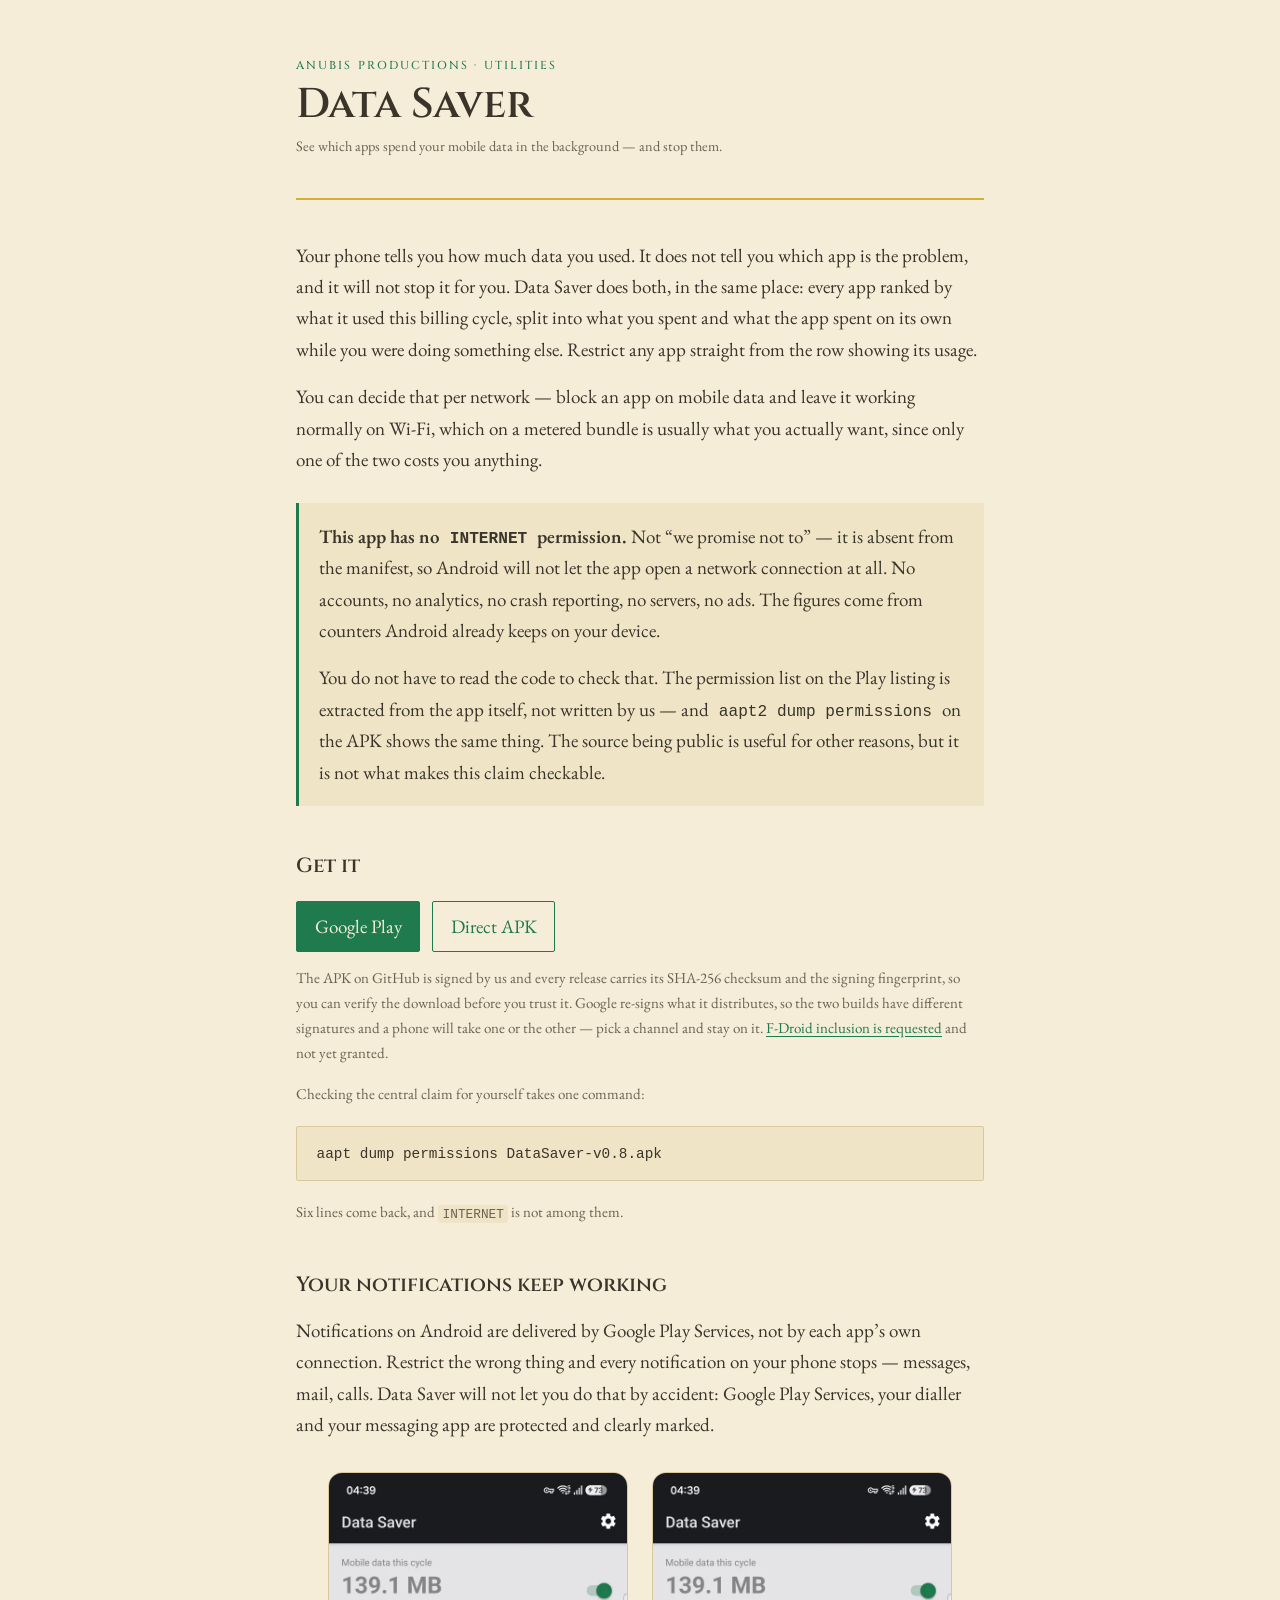
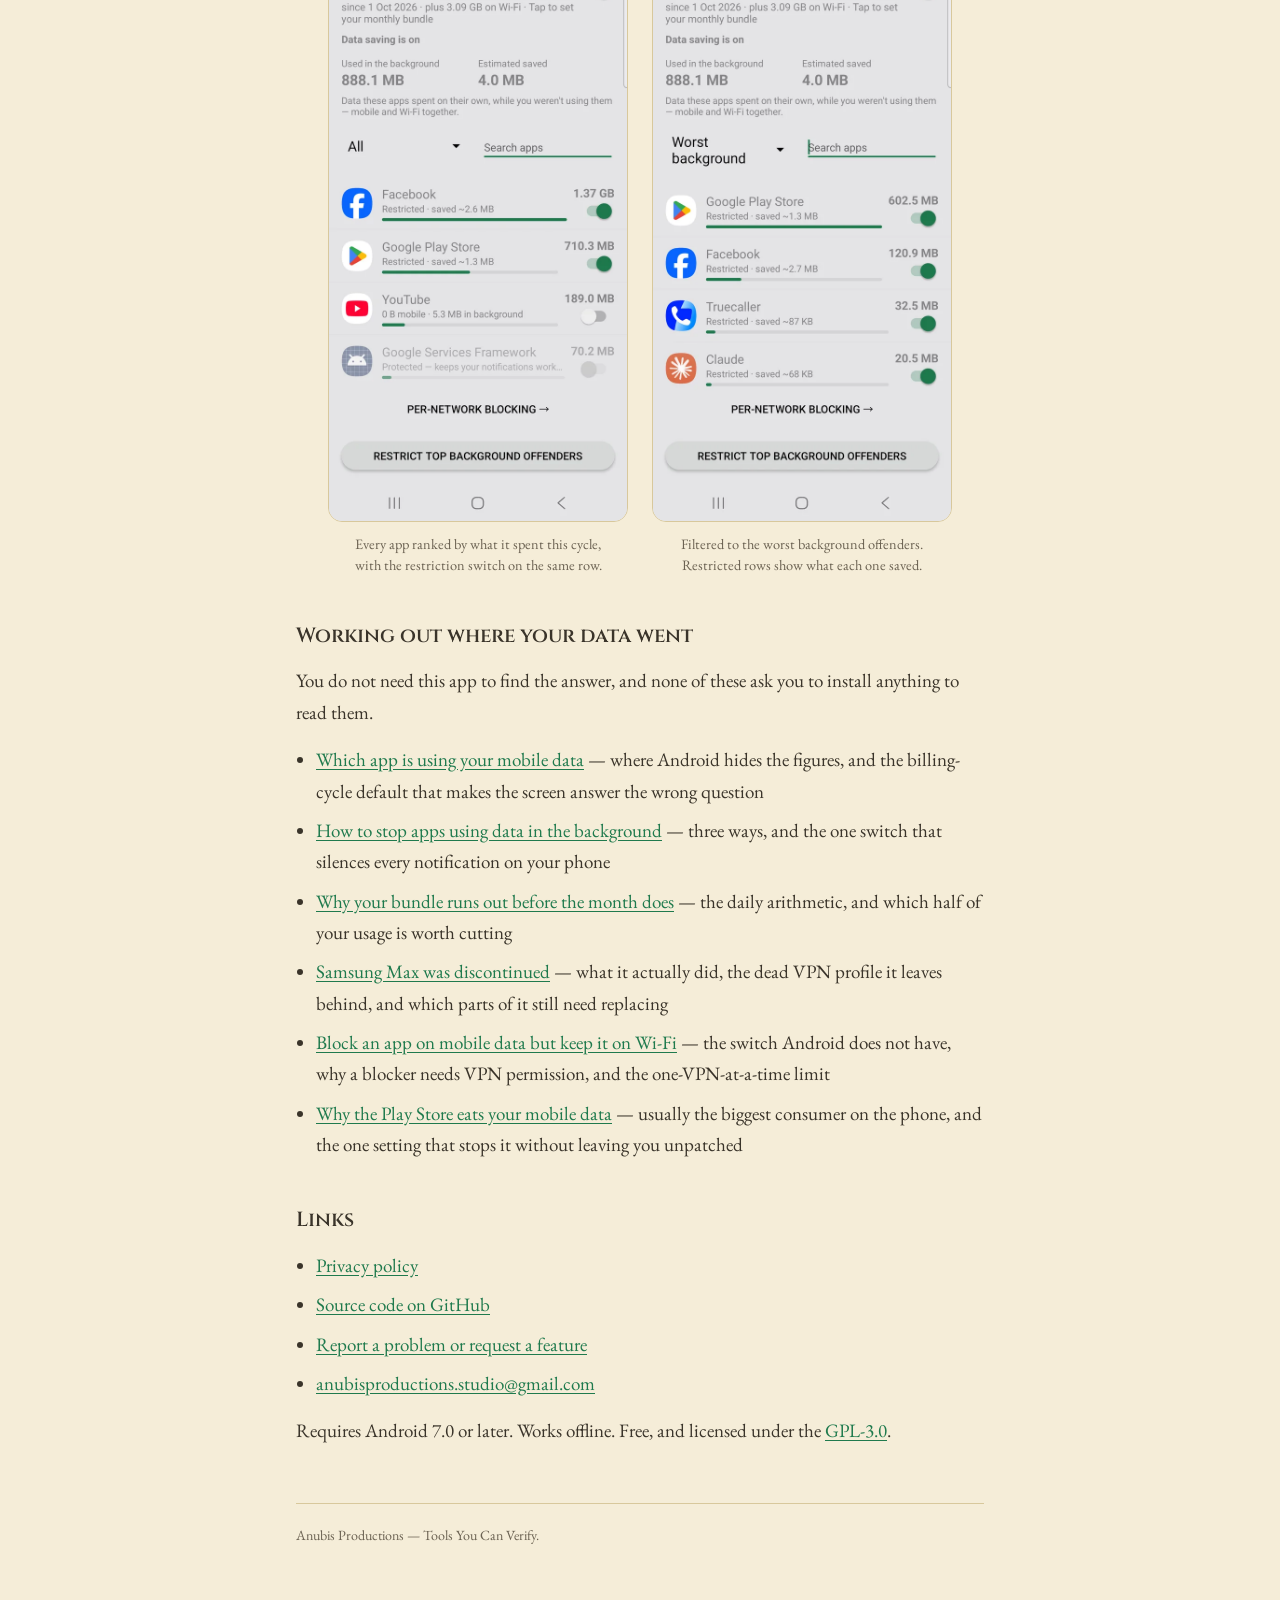
<file: docs/index.html>
<!doctype html>
<html lang="en">
<head>
<meta charset="utf-8">
<meta name="viewport" content="width=device-width, initial-scale=1">
<title>Data Saver for Android</title>
<meta name="description" content="See which apps spend your mobile data in the background, and stop them. No ads, no accounts, and no INTERNET permission.">
<link rel="canonical" href="https://anubisproductions.github.io/data-saver-usage-blocker/">
<link rel="stylesheet" href="assets/style.css">
</head>
<body>
<div class="wrap">

<header class="masthead">
  <div class="eyebrow">Anubis Productions &middot; Utilities</div>
  <h1>Data Saver</h1>
  <p class="dateline">See which apps spend your mobile data in the background &mdash; and
  stop them.</p>
</header>

<p>Your phone tells you how much data you used. It does not tell you which app is the
problem, and it will not stop it for you. Data Saver does both, in the same place: every app
ranked by what it used this billing cycle, split into what you spent and what the app spent
on its own while you were doing something else. Restrict any app straight from the row
showing its usage.</p>

<p>You can decide that per network &mdash; block an app on mobile data and leave it working
normally on Wi-Fi, which on a metered bundle is usually what you actually want, since only
one of the two costs you anything.</p>

<div class="claim">
  <p><strong>This app has no <code>INTERNET</code> permission.</strong> Not &ldquo;we promise
  not to&rdquo; &mdash; it is absent from the manifest, so Android will not let the app open
  a network connection at all. No accounts, no analytics, no crash reporting, no servers, no
  ads. The figures come from counters Android already keeps on your device.</p>
  <p>You do not have to read the code to check that. The permission list on the Play
  listing is extracted from the app itself, not written by us &mdash; and
  <code>aapt2 dump permissions</code> on the APK shows the same thing. The source being
  public is useful for other reasons, but it is not what makes this claim checkable.</p>
</div>

<h2>Get it</h2>

<p class="get">
  <a class="primary" href="https://play.google.com/store/apps/details?id=com.anubisproductions.datagate">Google&nbsp;Play</a>
  <a href="https://github.com/anubisproductions/data-saver-usage-blocker/releases">Direct APK</a>
</p>

<p class="fineprint">The APK on GitHub is signed by us and every release carries its SHA-256
checksum and the signing fingerprint, so you can verify the download before you trust it.
Google re-signs what it distributes, so the two builds have different signatures and a phone
will take one or the other &mdash; pick a channel and stay on it. <a
href="https://gitlab.com/fdroid/rfp/-/issues/4520">F-Droid inclusion is requested</a> and not
yet granted.</p>

<p class="fineprint">Checking the central claim for yourself takes one command:</p>

<pre><code>aapt dump permissions DataSaver-v0.8.apk</code></pre>

<p class="fineprint">Six lines come back, and <code>INTERNET</code> is not among them.</p>

<h2>Your notifications keep working</h2>

<p>Notifications on Android are delivered by Google Play Services, not by each app&rsquo;s
own connection. Restrict the wrong thing and every notification on your phone stops &mdash;
messages, mail, calls. Data Saver will not let you do that by accident: Google Play Services,
your dialler and your messaging app are protected and clearly marked.</p>

<div class="shot-pair">
<figure class="shot">
  <img src="assets/shots/dashboard.webp" width="640" height="1386" loading="lazy" decoding="async"
       alt="Data Saver app listing installed apps ranked by mobile data used, each row showing foreground and background usage with a restriction switch">
  <figcaption>Every app ranked by what it spent this cycle, with the restriction switch on the same row.</figcaption>
</figure>
<figure class="shot">
  <img src="assets/shots/worst-background.webp" width="640" height="1386" loading="lazy" decoding="async"
       alt="The same list filtered to worst background offenders, several apps marked Restricted with the data each one saved">
  <figcaption>Filtered to the worst background offenders. Restricted rows show what each one saved.</figcaption>
</figure>

</div>

<h2>Working out where your data went</h2>

<p>You do not need this app to find the answer, and none of these ask you to install
anything to read them.</p>

<ul>
  <li><a href="which-app-is-using-my-data/">Which app is using your mobile data</a> &mdash;
  where Android hides the figures, and the billing-cycle default that makes the screen
  answer the wrong question</li>
  <li><a href="stop-apps-using-background-data/">How to stop apps using data in the
  background</a> &mdash; three ways, and the one switch that silences every notification on
  your phone</li>
  <li><a href="data-runs-out-too-fast/">Why your bundle runs out before the month
  does</a> &mdash; the daily arithmetic, and which half of your usage is worth cutting</li>
  <li><a href="samsung-max-discontinued/">Samsung Max was discontinued</a> &mdash;
  what it actually did, the dead VPN profile it leaves behind, and which parts of it
  still need replacing</li>
  <li><a href="block-app-mobile-data-not-wifi/">Block an app on mobile data but keep it on Wi-Fi</a>
  &mdash; the switch Android does not have, why a blocker needs VPN permission, and
  the one-VPN-at-a-time limit</li>
  <li><a href="play-store-using-mobile-data/">Why the Play Store eats your mobile data</a>
  &mdash; usually the biggest consumer on the phone, and the one setting that stops
  it without leaving you unpatched</li>
</ul>

<h2>Links</h2>

<ul>
  <li><a href="privacy/">Privacy policy</a></li>
  <li><a href="https://github.com/anubisproductions/data-saver-usage-blocker">Source code on GitHub</a></li>
  <li><a href="https://github.com/anubisproductions/data-saver-usage-blocker/issues">Report a problem or
      request a feature</a></li>
  <li><a href="mailto:anubisproductions.studio@gmail.com">anubisproductions.studio@gmail.com</a></li>
</ul>

<p>Requires Android 7.0 or later. Works offline. Free, and licensed under the
<a href="https://github.com/anubisproductions/data-saver-usage-blocker/blob/main/LICENSE">GPL-3.0</a>.</p>

<footer>
  Anubis Productions &mdash; Tools You Can Verify.
</footer>

</div>
</body>
</html>
</file>
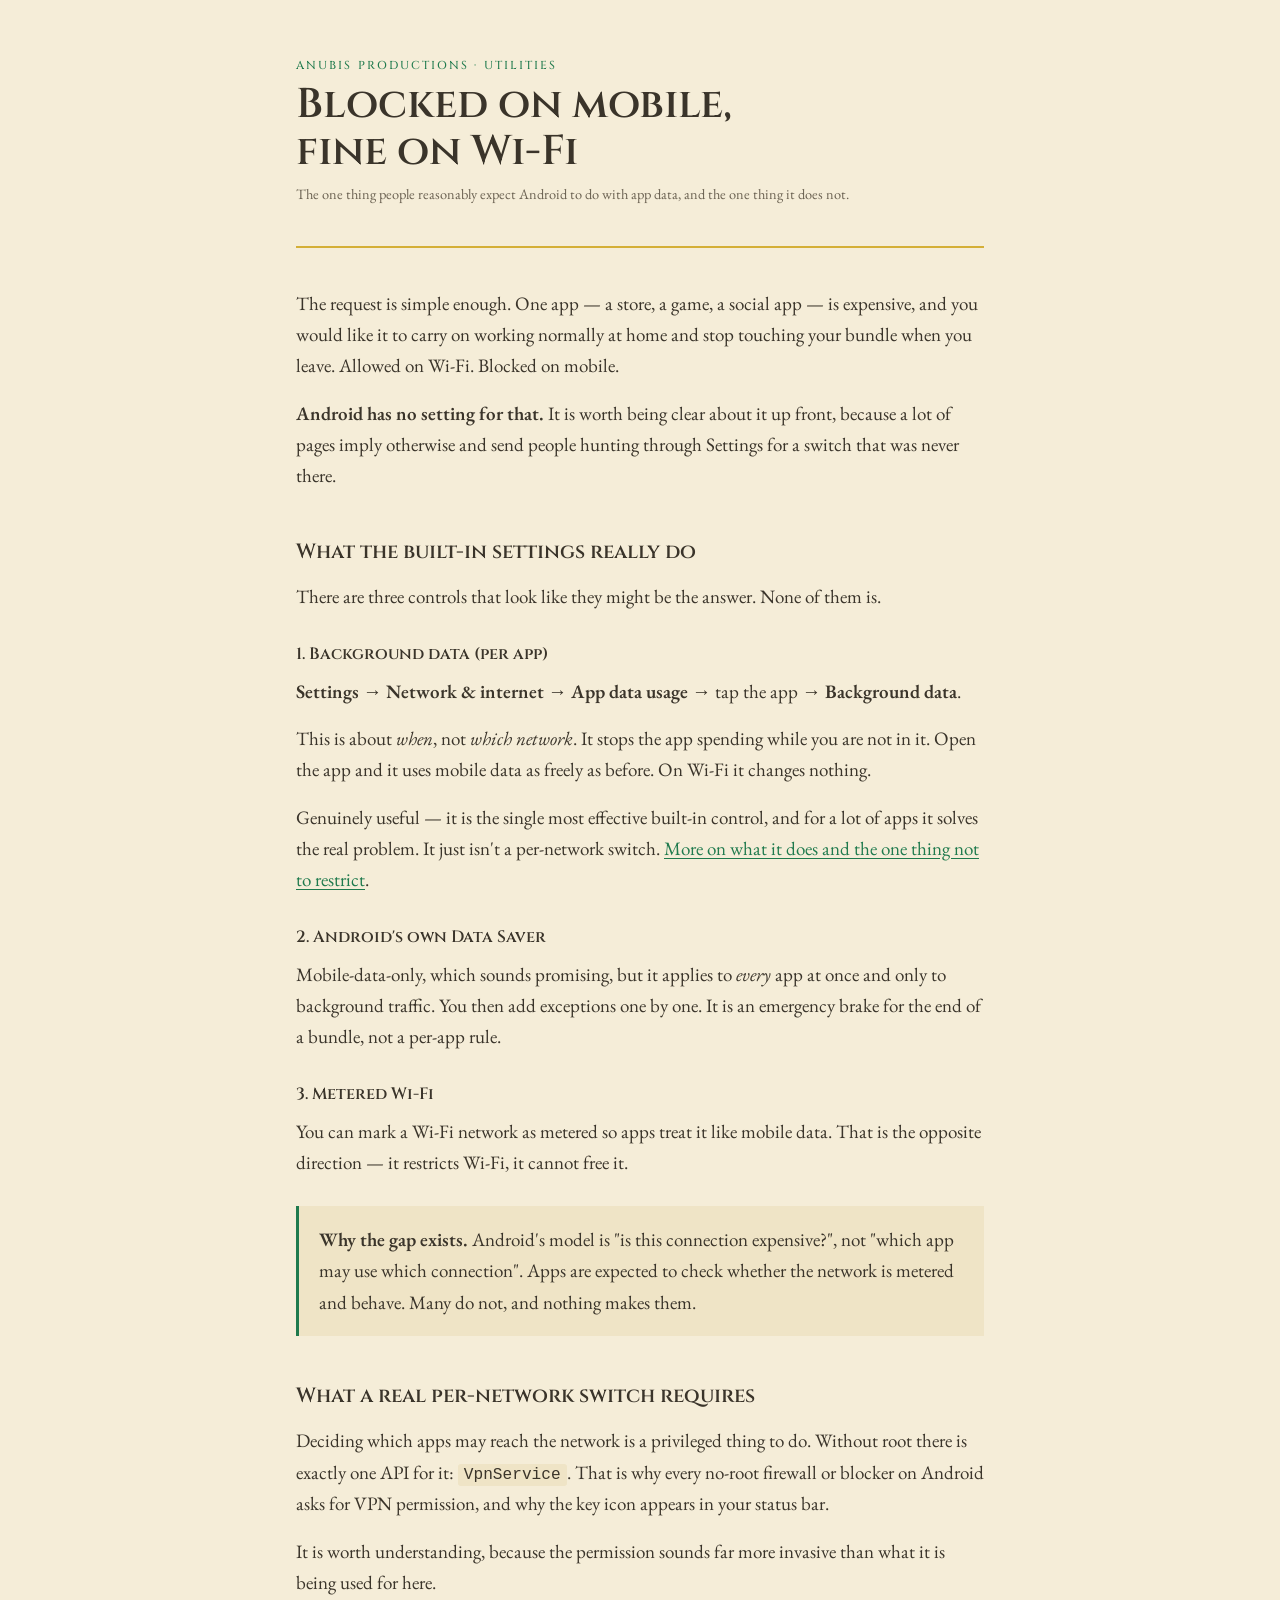
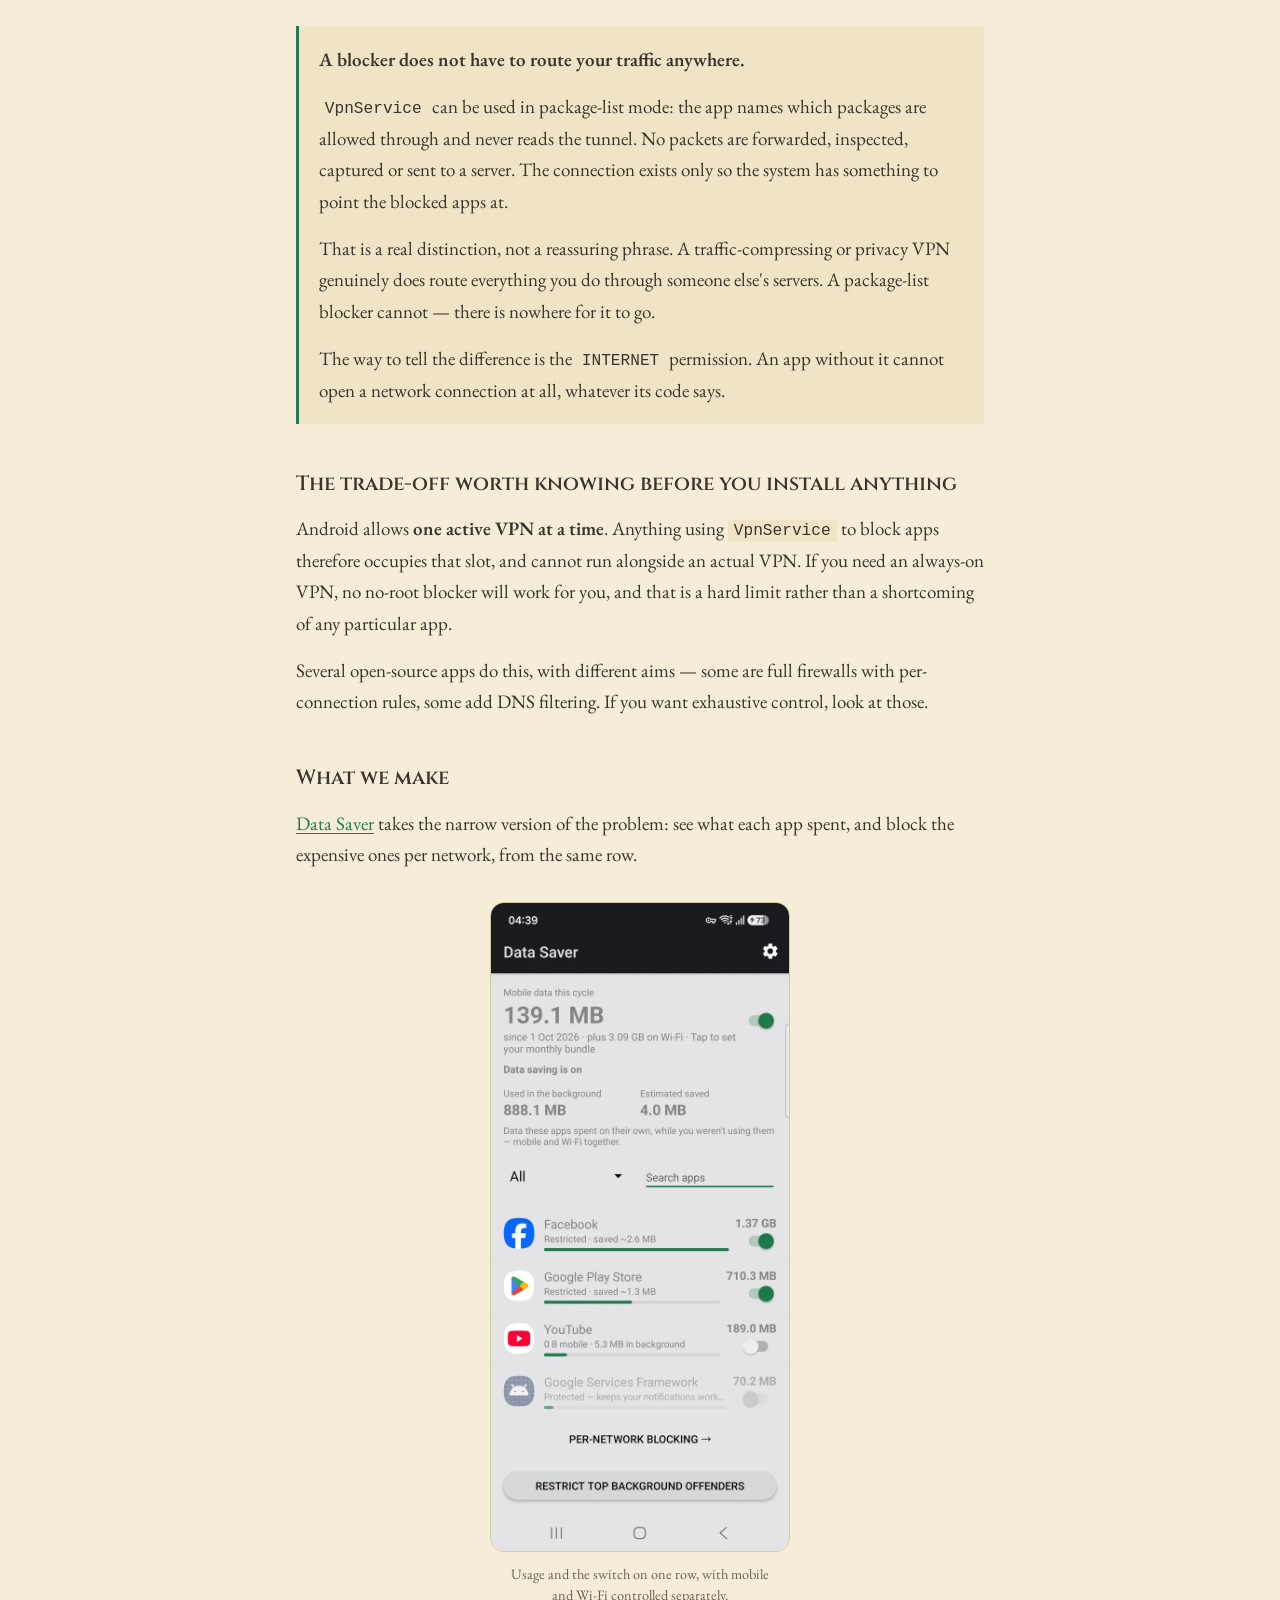
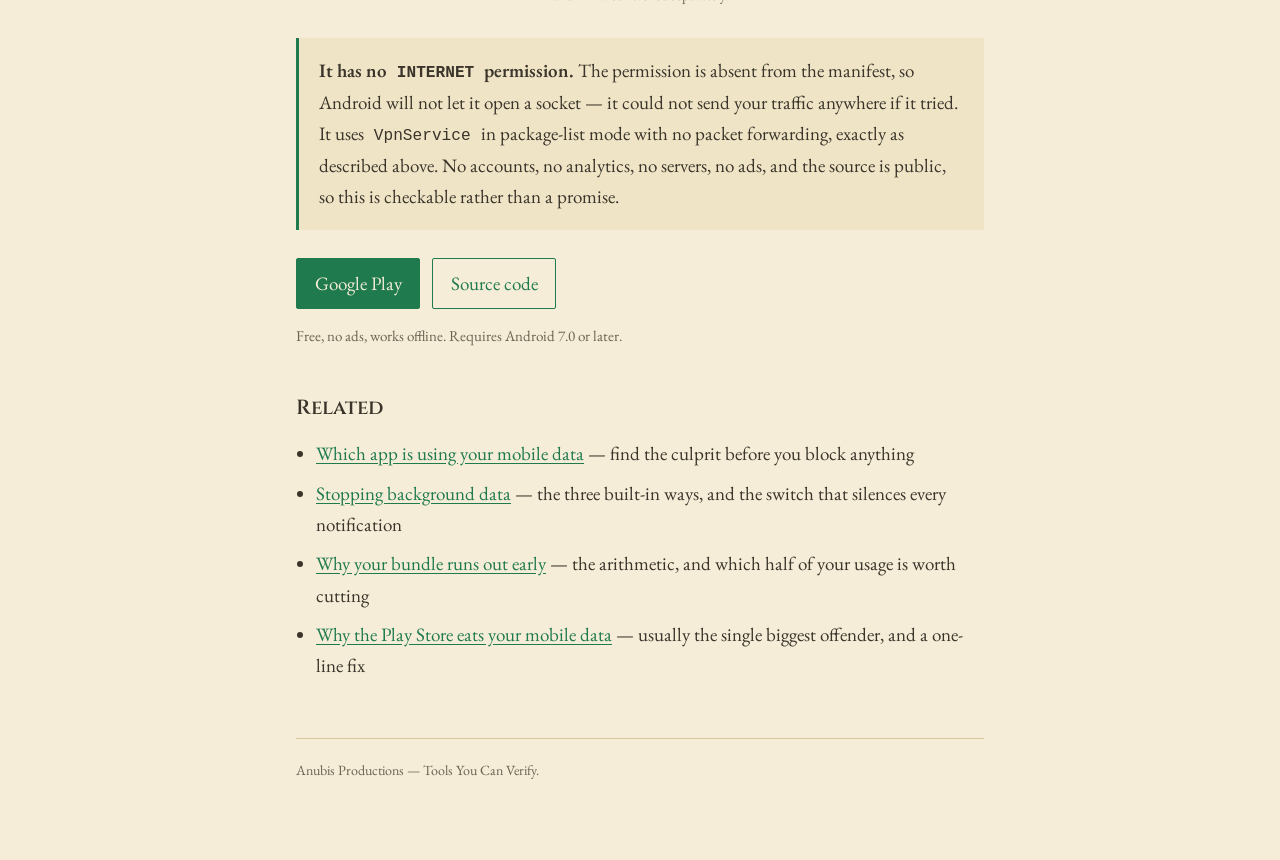
<file: docs/block-app-mobile-data-not-wifi/index.html>
<!doctype html>
<html lang="en">
<head>
<meta charset="utf-8">
<meta name="viewport" content="width=device-width, initial-scale=1">
<title>Block an app on mobile data but keep it on Wi-Fi</title>
<meta name="description" content="Android has no built-in way to block one app on mobile data while leaving it working on Wi-Fi. Here is what the built-in settings actually do, and what it takes to get a real per-network switch.">
<link rel="canonical" href="https://anubisproductions.github.io/data-saver-usage-blocker/block-app-mobile-data-not-wifi/">
<link rel="stylesheet" href="../assets/style.css">
<script type="application/ld+json">
{
  "@context": "https://schema.org",
  "@type": "FAQPage",
  "mainEntity": [
    {
      "@type": "Question",
      "name": "Can Android block an app on mobile data but not Wi-Fi?",
      "acceptedAnswer": { "@type": "Answer", "text": "Not on its own. Android's per-app switch turns off background data, which is about when an app may use the network, not which network. There is no built-in per-app, per-network control." }
    },
    {
      "@type": "Question",
      "name": "What does turning off background data actually do?",
      "acceptedAnswer": { "@type": "Answer", "text": "It stops the app using mobile data while you are not in it. The app still uses mobile data freely when you open it, and it is unaffected on Wi-Fi." }
    },
    {
      "@type": "Question",
      "name": "Why does a per-network blocker need VPN permission?",
      "acceptedAnswer": { "@type": "Answer", "text": "Without root, VpnService is the only API that lets an app decide which other apps may reach the network. A blocker can use it in package-list mode, naming the apps allowed through and forwarding no packets at all, so nothing is routed, read or captured." }
    }
  ]
}
</script>
</head>
<body>
<div class="wrap">

<header class="masthead">
  <div class="eyebrow">Anubis Productions &middot; Utilities</div>
  <h1>Blocked on mobile, fine on Wi-Fi</h1>
  <p class="dateline">The one thing people reasonably expect Android to do with app data,
  and the one thing it does not.</p>
</header>

<p>The request is simple enough. One app &mdash; a store, a game, a social app &mdash; is
expensive, and you would like it to carry on working normally at home and stop touching your
bundle when you leave. Allowed on Wi-Fi. Blocked on mobile.</p>

<p><strong>Android has no setting for that.</strong> It is worth being clear about it up
front, because a lot of pages imply otherwise and send people hunting through Settings for a
switch that was never there.</p>

<h2>What the built-in settings really do</h2>

<p>There are three controls that look like they might be the answer. None of them is.</p>

<h3>1. Background data (per app)</h3>

<p><strong>Settings</strong> &rarr; <strong>Network &amp; internet</strong> &rarr;
<strong>App data usage</strong> &rarr; tap the app &rarr; <strong>Background data</strong>.</p>

<p>This is about <em>when</em>, not <em>which network</em>. It stops the app spending while
you are not in it. Open the app and it uses mobile data as freely as before. On Wi-Fi it
changes nothing.</p>

<p>Genuinely useful &mdash; it is the single most effective built-in control, and for a lot
of apps it solves the real problem. It just isn't a per-network switch.
<a href="../stop-apps-using-background-data/">More on what it does and the one thing not to
restrict</a>.</p>

<h3>2. Android's own Data Saver</h3>

<p>Mobile-data-only, which sounds promising, but it applies to <em>every</em> app at once
and only to background traffic. You then add exceptions one by one. It is an emergency brake
for the end of a bundle, not a per-app rule.</p>

<h3>3. Metered Wi-Fi</h3>

<p>You can mark a Wi-Fi network as metered so apps treat it like mobile data. That is the
opposite direction &mdash; it restricts Wi-Fi, it cannot free it.</p>

<div class="claim">
  <p><strong>Why the gap exists.</strong> Android's model is "is this connection expensive?",
  not "which app may use which connection". Apps are expected to check whether the network is
  metered and behave. Many do not, and nothing makes them.</p>
</div>

<h2>What a real per-network switch requires</h2>

<p>Deciding which apps may reach the network is a privileged thing to do. Without root there
is exactly one API for it: <code>VpnService</code>. That is why every no-root firewall or
blocker on Android asks for VPN permission, and why the key icon appears in your status bar.</p>

<p>It is worth understanding, because the permission sounds far more invasive than what it
is being used for here.</p>

<div class="claim">
  <p><strong>A blocker does not have to route your traffic anywhere.</strong></p>
  <p><code>VpnService</code> can be used in package-list mode: the app names which packages
  are allowed through and never reads the tunnel. No packets are forwarded, inspected,
  captured or sent to a server. The connection exists only so the system has something to
  point the blocked apps at.</p>
  <p>That is a real distinction, not a reassuring phrase. A traffic-compressing or
  privacy VPN genuinely does route everything you do through someone else's servers. A
  package-list blocker cannot &mdash; there is nowhere for it to go.</p>
  <p>The way to tell the difference is the <code>INTERNET</code> permission. An app without
  it cannot open a network connection at all, whatever its code says.</p>
</div>

<h2>The trade-off worth knowing before you install anything</h2>

<p>Android allows <strong>one active VPN at a time</strong>. Anything using
<code>VpnService</code> to block apps therefore occupies that slot, and cannot run alongside
an actual VPN. If you need an always-on VPN, no no-root blocker will work for you, and that
is a hard limit rather than a shortcoming of any particular app.</p>

<p>Several open-source apps do this, with different aims &mdash; some are full firewalls with
per-connection rules, some add DNS filtering. If you want exhaustive control, look at those.</p>

<h2>What we make</h2>

<p><a href="../">Data Saver</a> takes the narrow version of the problem: see what each app
spent, and block the expensive ones per network, from the same row.</p>

<figure class="shot">
  <img src="../assets/shots/dashboard.webp" width="640" height="1386" loading="lazy" decoding="async"
       alt="App list ranked by mobile data, each row showing foreground and background usage with its own restriction switch">
  <figcaption>Usage and the switch on one row, with mobile and Wi-Fi controlled separately.</figcaption>
</figure>

<div class="claim">
  <p><strong>It has no <code>INTERNET</code> permission.</strong> The permission is absent
  from the manifest, so Android will not let it open a socket &mdash; it could not send your
  traffic anywhere if it tried. It uses <code>VpnService</code> in package-list mode with no
  packet forwarding, exactly as described above. No accounts, no analytics, no servers, no
  ads, and the source is public, so this is checkable rather than a promise.</p>
</div>

<p class="get">
  <a class="primary" href="https://play.google.com/store/apps/details?id=com.anubisproductions.datagate">Google&nbsp;Play</a>
  <a href="https://github.com/anubisproductions/data-saver-usage-blocker">Source code</a>
</p>

<p class="fineprint">Free, no ads, works offline. Requires Android 7.0 or later.</p>

<h2>Related</h2>

<ul>
  <li><a href="../which-app-is-using-my-data/">Which app is using your mobile data</a>
  &mdash; find the culprit before you block anything</li>
  <li><a href="../stop-apps-using-background-data/">Stopping background data</a> &mdash; the
  three built-in ways, and the switch that silences every notification</li>
  <li><a href="../data-runs-out-too-fast/">Why your bundle runs out early</a> &mdash; the
  arithmetic, and which half of your usage is worth cutting</li>
  <li><a href="../play-store-using-mobile-data/">Why the Play Store eats your mobile data</a>
  &mdash; usually the single biggest offender, and a one-line fix</li>
</ul>

<footer>
  Anubis Productions &mdash; Tools You Can Verify.
</footer>

</div>
</body>
</html>
</file>
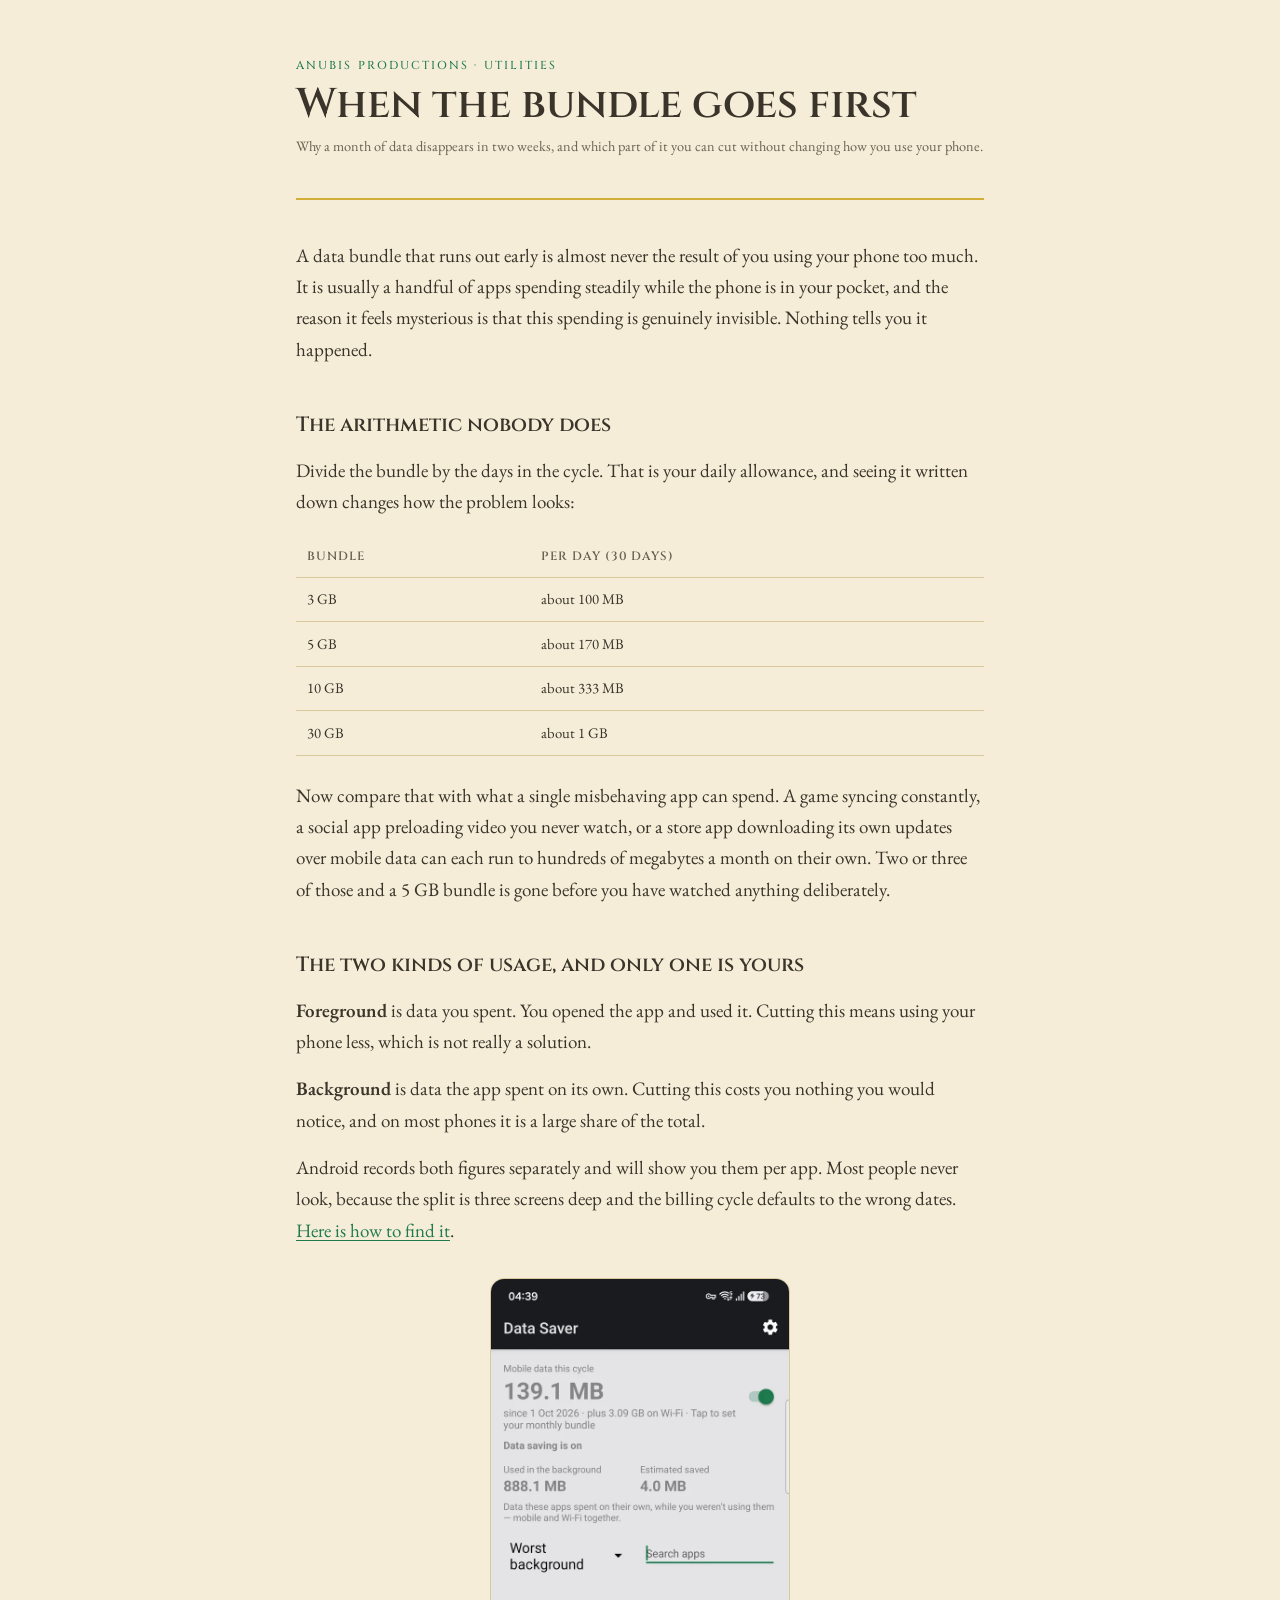
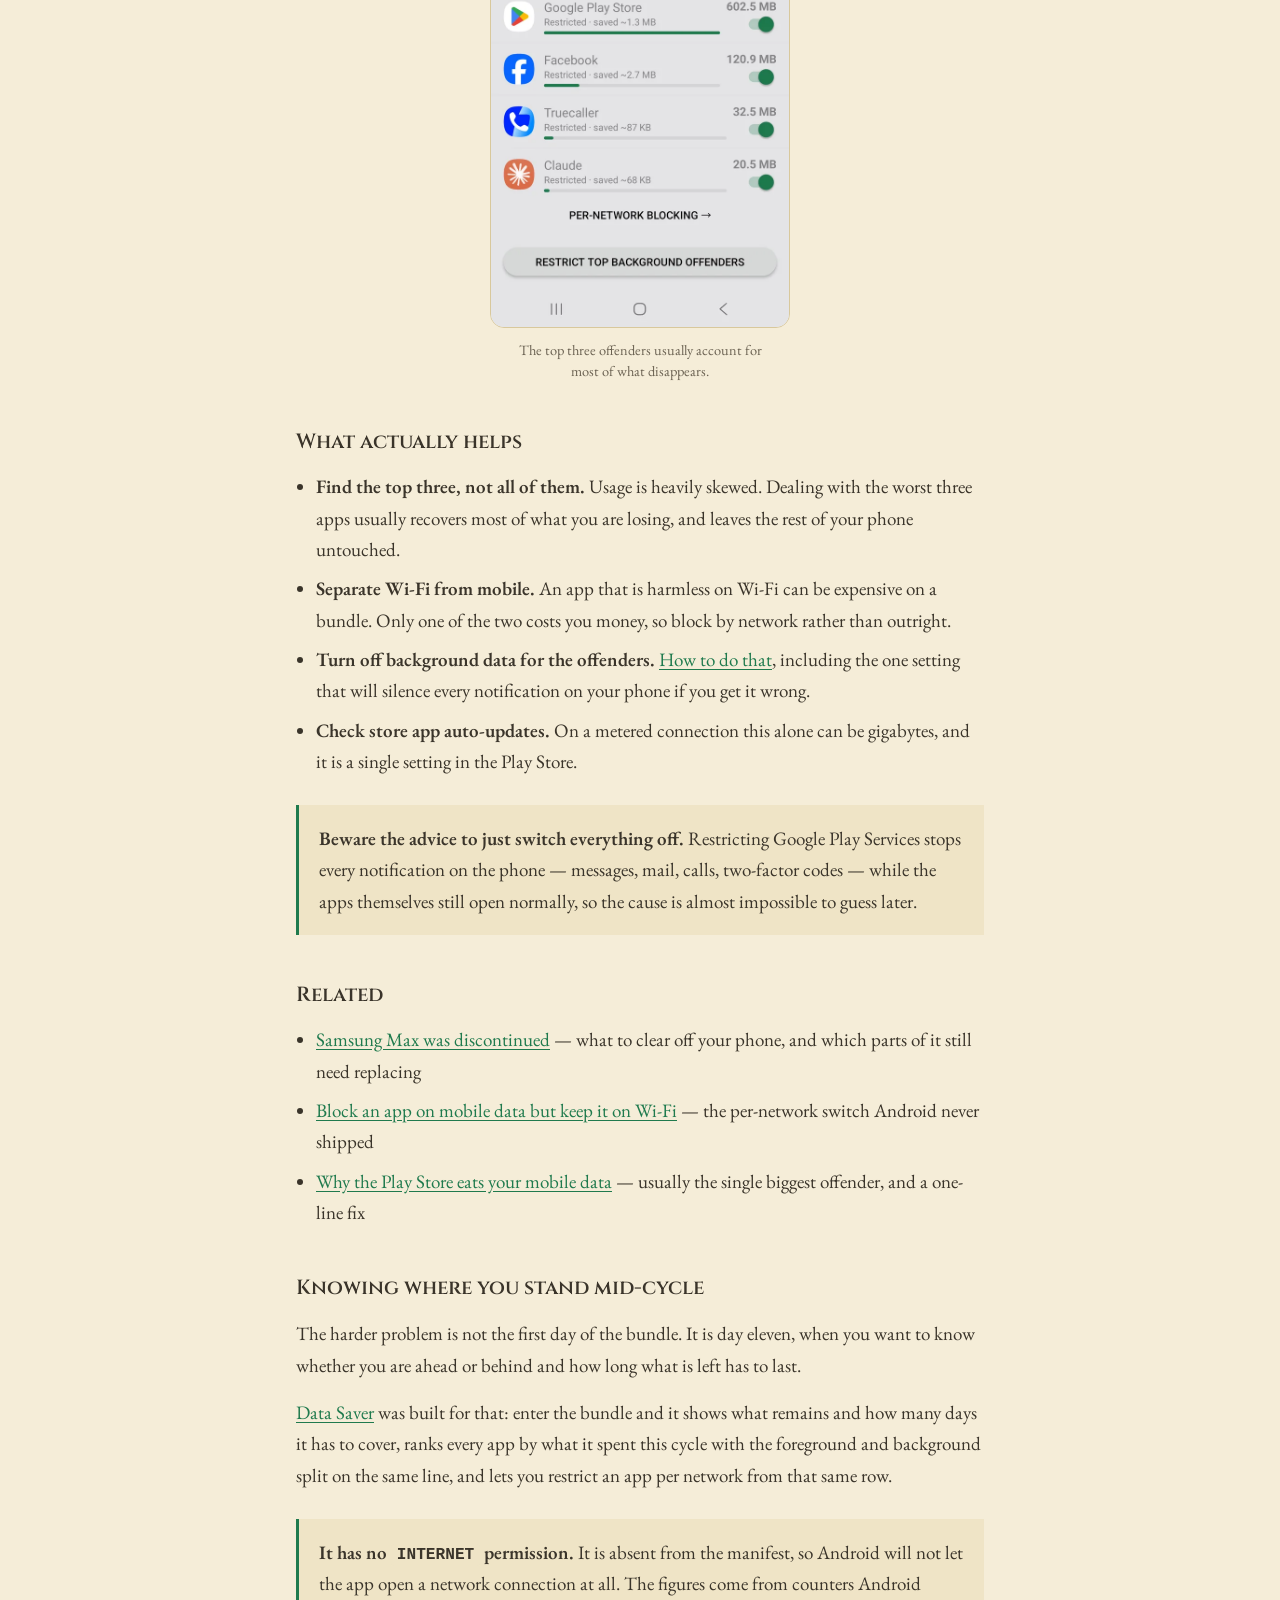
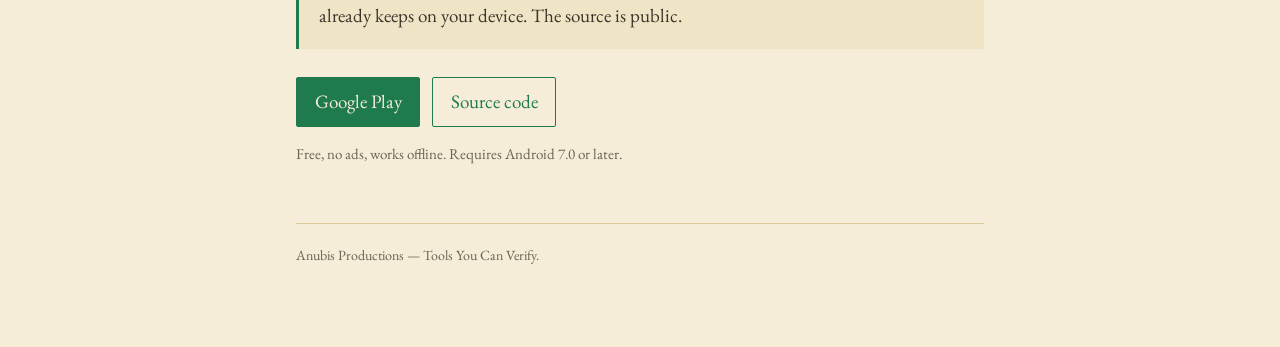
<file: docs/data-runs-out-too-fast/index.html>
<!doctype html>
<html lang="en">
<head>
<meta charset="utf-8">
<meta name="viewport" content="width=device-width, initial-scale=1">
<title>Why your data bundle runs out before the month does</title>
<meta name="description" content="Why a monthly data bundle disappears in two weeks, how to work out what you can actually spend per day, and which part of the usage you can cut without noticing.">
<link rel="canonical" href="https://anubisproductions.github.io/data-saver-usage-blocker/data-runs-out-too-fast/">
<link rel="stylesheet" href="../assets/style.css">
<script type="application/ld+json">
{
  "@context": "https://schema.org",
  "@type": "FAQPage",
  "mainEntity": [
    {
      "@type": "Question",
      "name": "Why does my data run out so fast?",
      "acceptedAnswer": { "@type": "Answer", "text": "Usually a small number of apps spending data in the background while you are not using them. Background usage is invisible, continuous, and often larger than the usage you are aware of." }
    },
    {
      "@type": "Question",
      "name": "How much data can I use per day?",
      "acceptedAnswer": { "@type": "Answer", "text": "Divide the bundle by the days in the cycle. A 10 GB monthly bundle is about 333 MB per day. Compare that with what the apps on your phone actually spent and the gap is usually obvious." }
    },
    {
      "@type": "Question",
      "name": "Does blocking background data break notifications?",
      "acceptedAnswer": { "@type": "Answer", "text": "Not if you leave Google Play Services, your dialler and your messaging app alone. Android delivers notifications through Google Play Services, not through each app's own connection." }
    }
  ]
}
</script>
</head>
<body>
<div class="wrap">

<header class="masthead">
  <div class="eyebrow">Anubis Productions &middot; Utilities</div>
  <h1>When the bundle goes first</h1>
  <p class="dateline">Why a month of data disappears in two weeks, and which part of it you
  can cut without changing how you use your phone.</p>
</header>

<p>A data bundle that runs out early is almost never the result of you using your phone too
much. It is usually a handful of apps spending steadily while the phone is in your pocket,
and the reason it feels mysterious is that this spending is genuinely invisible. Nothing
tells you it happened.</p>

<h2>The arithmetic nobody does</h2>

<p>Divide the bundle by the days in the cycle. That is your daily allowance, and seeing it
written down changes how the problem looks:</p>

<table>
  <tr><th>Bundle</th><th>Per day (30 days)</th></tr>
  <tr><td>3 GB</td><td>about 100 MB</td></tr>
  <tr><td>5 GB</td><td>about 170 MB</td></tr>
  <tr><td>10 GB</td><td>about 333 MB</td></tr>
  <tr><td>30 GB</td><td>about 1 GB</td></tr>
</table>

<p>Now compare that with what a single misbehaving app can spend. A game syncing constantly,
a social app preloading video you never watch, or a store app downloading its own updates
over mobile data can each run to hundreds of megabytes a month on their own. Two or three of
those and a 5 GB bundle is gone before you have watched anything deliberately.</p>

<h2>The two kinds of usage, and only one is yours</h2>

<p><strong>Foreground</strong> is data you spent. You opened the app and used it. Cutting
this means using your phone less, which is not really a solution.</p>

<p><strong>Background</strong> is data the app spent on its own. Cutting this costs you
nothing you would notice, and on most phones it is a large share of the total.</p>

<p>Android records both figures separately and will show you them per app. Most people never
look, because the split is three screens deep and the billing cycle defaults to the wrong
dates. <a href="../which-app-is-using-my-data/">Here is how to find it</a>.</p>

<figure class="shot">
  <img src="../assets/shots/worst-background.webp" width="640" height="1386" loading="lazy" decoding="async"
       alt="Apps ranked by background data use, the worst offenders marked Restricted with the amount saved">
  <figcaption>The top three offenders usually account for most of what disappears.</figcaption>
</figure>

<h2>What actually helps</h2>

<ul>
  <li><strong>Find the top three, not all of them.</strong> Usage is heavily skewed. Dealing
  with the worst three apps usually recovers most of what you are losing, and leaves the
  rest of your phone untouched.</li>
  <li><strong>Separate Wi-Fi from mobile.</strong> An app that is harmless on Wi-Fi can be
  expensive on a bundle. Only one of the two costs you money, so block by network rather
  than outright.</li>
  <li><strong>Turn off background data for the offenders.</strong>
  <a href="../stop-apps-using-background-data/">How to do that</a>, including the one setting
  that will silence every notification on your phone if you get it wrong.</li>
  <li><strong>Check store app auto-updates.</strong> On a metered connection this alone can
  be gigabytes, and it is a single setting in the Play Store.</li>
</ul>

<div class="claim">
  <p><strong>Beware the advice to just switch everything off.</strong> Restricting Google
  Play Services stops every notification on the phone &mdash; messages, mail, calls,
  two-factor codes &mdash; while the apps themselves still open normally, so the cause is
  almost impossible to guess later.</p>
</div>

<h2>Related</h2>

<ul>
  <li><a href="../samsung-max-discontinued/">Samsung Max was discontinued</a> &mdash; what to
  clear off your phone, and which parts of it still need replacing</li>
  <li><a href="../block-app-mobile-data-not-wifi/">Block an app on mobile data but keep it on
  Wi-Fi</a> &mdash; the per-network switch Android never shipped</li>
  <li><a href="../play-store-using-mobile-data/">Why the Play Store eats your mobile data</a>
  &mdash; usually the single biggest offender, and a one-line fix</li>
</ul>

<h2>Knowing where you stand mid-cycle</h2>

<p>The harder problem is not the first day of the bundle. It is day eleven, when you want to
know whether you are ahead or behind and how long what is left has to last.</p>

<p><a href="../">Data Saver</a> was built for that: enter the bundle and it shows what
remains and how many days it has to cover, ranks every app by what it spent this cycle with
the foreground and background split on the same line, and lets you restrict an app per
network from that same row.</p>

<div class="claim">
  <p><strong>It has no <code>INTERNET</code> permission.</strong> It is absent from the
  manifest, so Android will not let the app open a network connection at all. The figures
  come from counters Android already keeps on your device. The source is public.</p>
</div>

<p class="get">
  <a class="primary" href="https://play.google.com/store/apps/details?id=com.anubisproductions.datagate">Google&nbsp;Play</a>
  <a href="https://github.com/anubisproductions/data-saver-usage-blocker">Source code</a>
</p>

<p class="fineprint">Free, no ads, works offline. Requires Android 7.0 or later.</p>

<footer>
  Anubis Productions &mdash; Tools You Can Verify.
</footer>

</div>
</body>
</html>
</file>
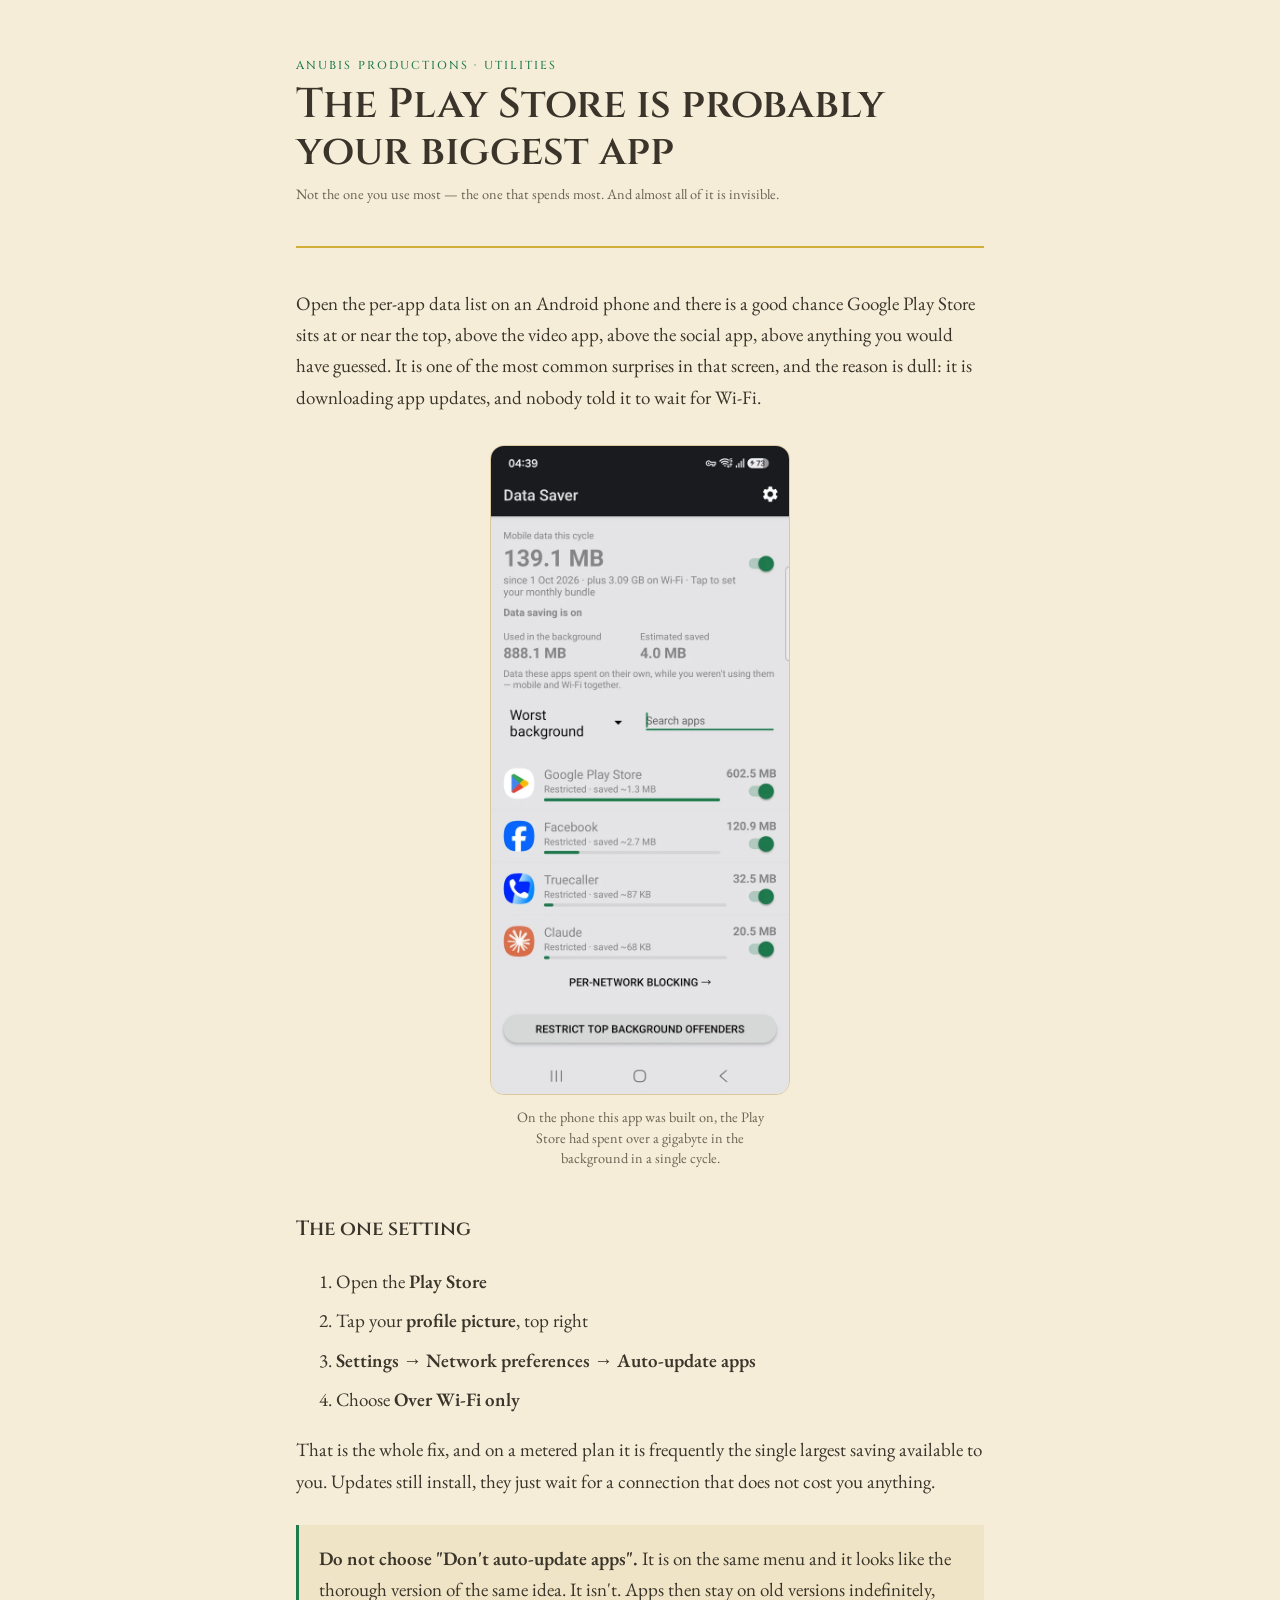
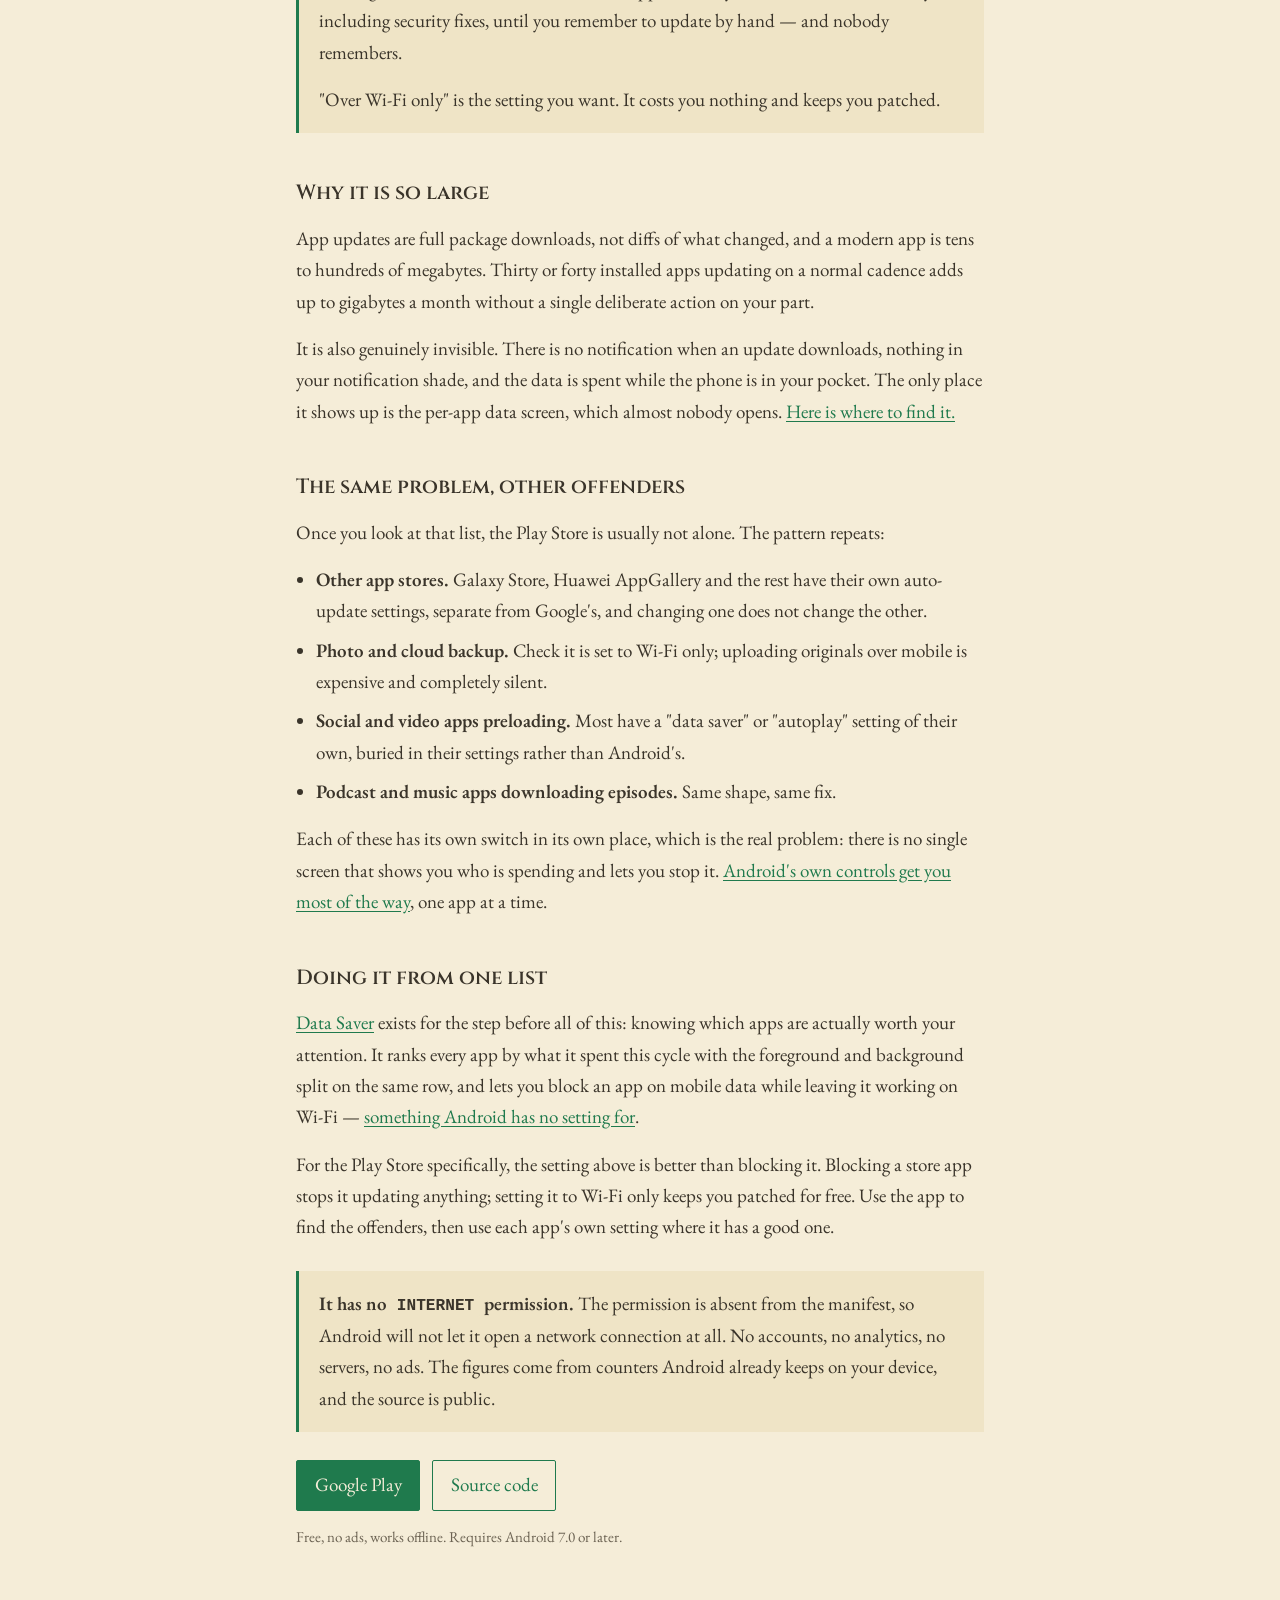
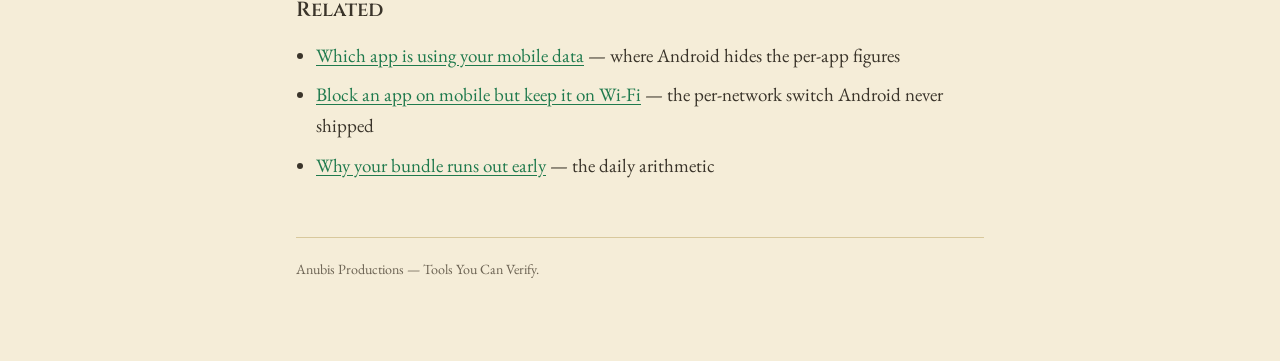
<file: docs/play-store-using-mobile-data/index.html>
<!doctype html>
<html lang="en">
<head>
<meta charset="utf-8">
<meta name="viewport" content="width=device-width, initial-scale=1">
<title>Why the Play Store eats your mobile data</title>
<meta name="description" content="The Google Play Store is often the biggest consumer of mobile data on an Android phone, and almost all of it is app updates downloading in the background. Here is the one setting that stops it.">
<link rel="canonical" href="https://anubisproductions.github.io/data-saver-usage-blocker/play-store-using-mobile-data/">
<link rel="stylesheet" href="../assets/style.css">
<script type="application/ld+json">
{
  "@context": "https://schema.org",
  "@type": "HowTo",
  "name": "Stop the Google Play Store updating apps over mobile data",
  "description": "Change the Play Store's auto-update setting so app updates only download over Wi-Fi.",
  "totalTime": "PT1M",
  "step": [
    { "@type": "HowToStep", "name": "Open Play Store settings", "text": "Open the Play Store, tap your profile picture, then Settings." },
    { "@type": "HowToStep", "name": "Open network preferences", "text": "Tap Network preferences, then Auto-update apps." },
    { "@type": "HowToStep", "name": "Choose Wi-Fi only", "text": "Select Over Wi-Fi only. Updates still happen, but they wait for Wi-Fi." }
  ]
}
</script>
</head>
<body>
<div class="wrap">

<header class="masthead">
  <div class="eyebrow">Anubis Productions &middot; Utilities</div>
  <h1>The Play Store is probably your biggest app</h1>
  <p class="dateline">Not the one you use most &mdash; the one that spends most. And almost
  all of it is invisible.</p>
</header>

<p>Open the per-app data list on an Android phone and there is a good chance Google Play
Store sits at or near the top, above the video app, above the social app, above anything you
would have guessed. It is one of the most common surprises in that screen, and the reason is
dull: it is downloading app updates, and nobody told it to wait for Wi-Fi.</p>

<figure class="shot">
  <img src="../assets/shots/worst-background.webp" width="640" height="1386" loading="lazy" decoding="async"
       alt="Android apps ranked by background data use, with Google Play Store at the top of the list">
  <figcaption>On the phone this app was built on, the Play Store had spent over a gigabyte
  in the background in a single cycle.</figcaption>
</figure>

<h2>The one setting</h2>

<ol>
  <li>Open the <strong>Play Store</strong></li>
  <li>Tap your <strong>profile picture</strong>, top right</li>
  <li><strong>Settings</strong> &rarr; <strong>Network preferences</strong> &rarr;
      <strong>Auto-update apps</strong></li>
  <li>Choose <strong>Over Wi-Fi only</strong></li>
</ol>

<p>That is the whole fix, and on a metered plan it is frequently the single largest saving
available to you. Updates still install, they just wait for a connection that does not cost
you anything.</p>

<div class="claim">
  <p><strong>Do not choose "Don't auto-update apps".</strong> It is on the same menu and it
  looks like the thorough version of the same idea. It isn't. Apps then stay on old versions
  indefinitely, including security fixes, until you remember to update by hand &mdash; and
  nobody remembers.</p>
  <p>"Over Wi-Fi only" is the setting you want. It costs you nothing and keeps you patched.</p>
</div>

<h2>Why it is so large</h2>

<p>App updates are full package downloads, not diffs of what changed, and a modern app is
tens to hundreds of megabytes. Thirty or forty installed apps updating on a normal cadence
adds up to gigabytes a month without a single deliberate action on your part.</p>

<p>It is also genuinely invisible. There is no notification when an update downloads, nothing
in your notification shade, and the data is spent while the phone is in your pocket. The only
place it shows up is the per-app data screen, which almost nobody opens.
<a href="../which-app-is-using-my-data/">Here is where to find it.</a></p>

<h2>The same problem, other offenders</h2>

<p>Once you look at that list, the Play Store is usually not alone. The pattern repeats:</p>

<ul>
  <li><strong>Other app stores.</strong> Galaxy Store, Huawei AppGallery and the rest have
  their own auto-update settings, separate from Google's, and changing one does not change
  the other.</li>
  <li><strong>Photo and cloud backup.</strong> Check it is set to Wi-Fi only; uploading
  originals over mobile is expensive and completely silent.</li>
  <li><strong>Social and video apps preloading.</strong> Most have a "data saver" or
  "autoplay" setting of their own, buried in their settings rather than Android's.</li>
  <li><strong>Podcast and music apps downloading episodes.</strong> Same shape, same fix.</li>
</ul>

<p>Each of these has its own switch in its own place, which is the real problem: there is no
single screen that shows you who is spending and lets you stop it.
<a href="../stop-apps-using-background-data/">Android's own controls get you most of the
way</a>, one app at a time.</p>

<h2>Doing it from one list</h2>

<p><a href="../">Data Saver</a> exists for the step before all of this: knowing which apps
are actually worth your attention. It ranks every app by what it spent this cycle with the
foreground and background split on the same row, and lets you block an app on mobile data
while leaving it working on Wi-Fi &mdash;
<a href="../block-app-mobile-data-not-wifi/">something Android has no setting for</a>.</p>

<p>For the Play Store specifically, the setting above is better than blocking it. Blocking a
store app stops it updating anything; setting it to Wi-Fi only keeps you patched for free.
Use the app to find the offenders, then use each app's own setting where it has a good one.</p>

<div class="claim">
  <p><strong>It has no <code>INTERNET</code> permission.</strong> The permission is absent
  from the manifest, so Android will not let it open a network connection at all. No
  accounts, no analytics, no servers, no ads. The figures come from counters Android already
  keeps on your device, and the source is public.</p>
</div>

<p class="get">
  <a class="primary" href="https://play.google.com/store/apps/details?id=com.anubisproductions.datagate">Google&nbsp;Play</a>
  <a href="https://github.com/anubisproductions/data-saver-usage-blocker">Source code</a>
</p>

<p class="fineprint">Free, no ads, works offline. Requires Android 7.0 or later.</p>

<h2>Related</h2>

<ul>
  <li><a href="../which-app-is-using-my-data/">Which app is using your mobile data</a>
  &mdash; where Android hides the per-app figures</li>
  <li><a href="../block-app-mobile-data-not-wifi/">Block an app on mobile but keep it on
  Wi-Fi</a> &mdash; the per-network switch Android never shipped</li>
  <li><a href="../data-runs-out-too-fast/">Why your bundle runs out early</a> &mdash; the
  daily arithmetic</li>
</ul>

<footer>
  Anubis Productions &mdash; Tools You Can Verify.
</footer>

</div>
</body>
</html>
</file>
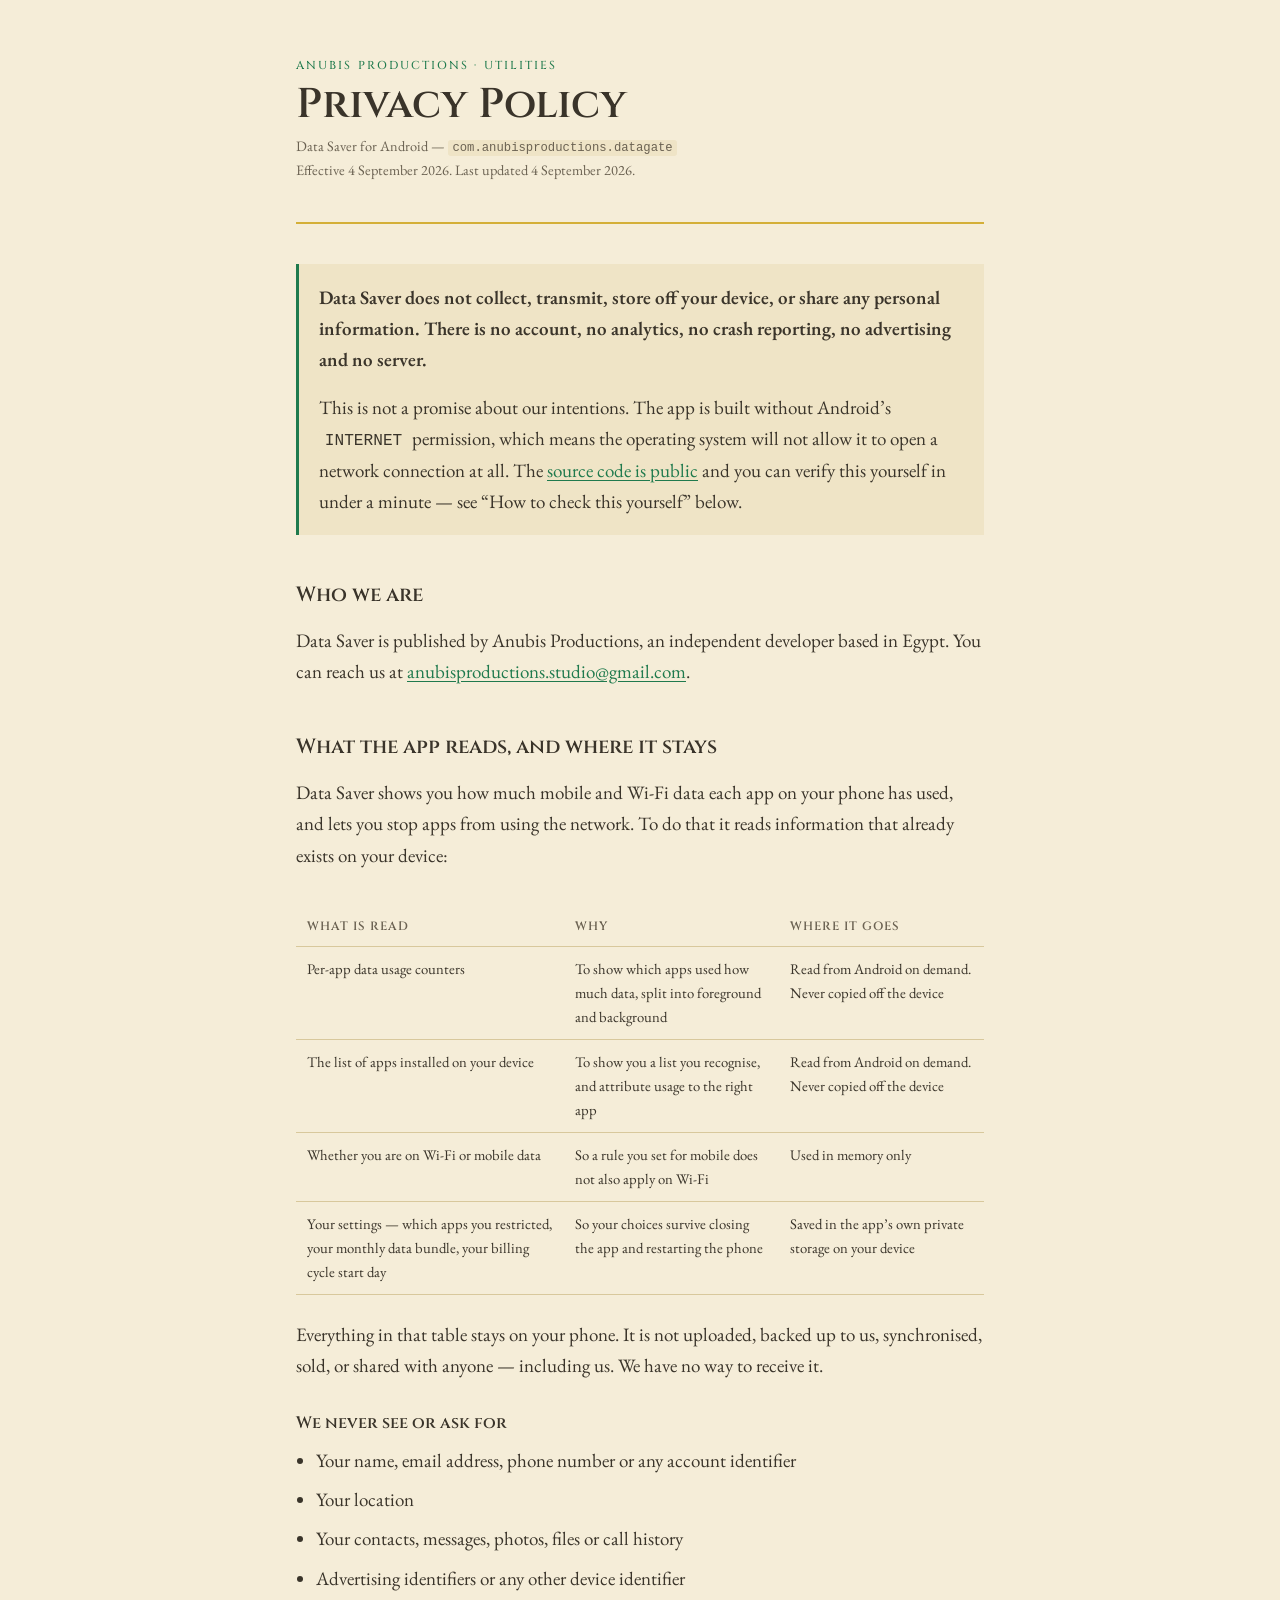
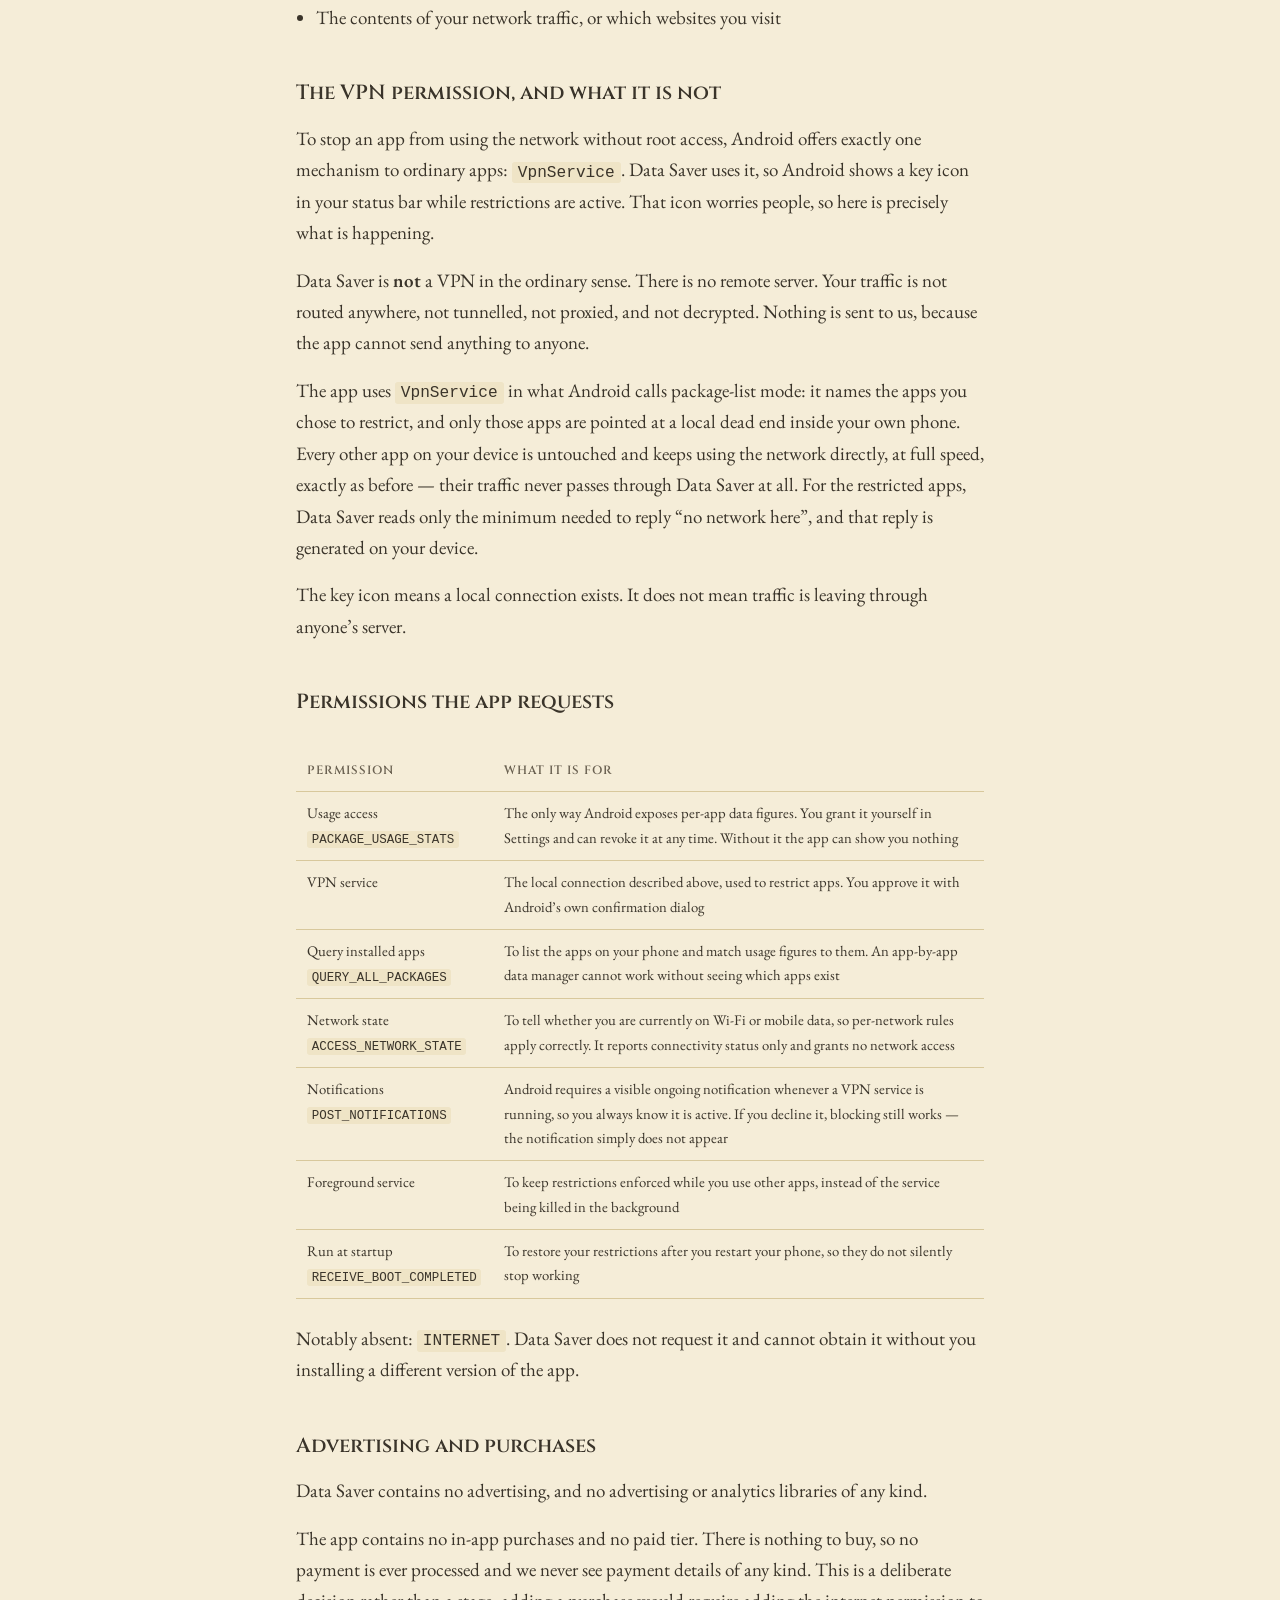
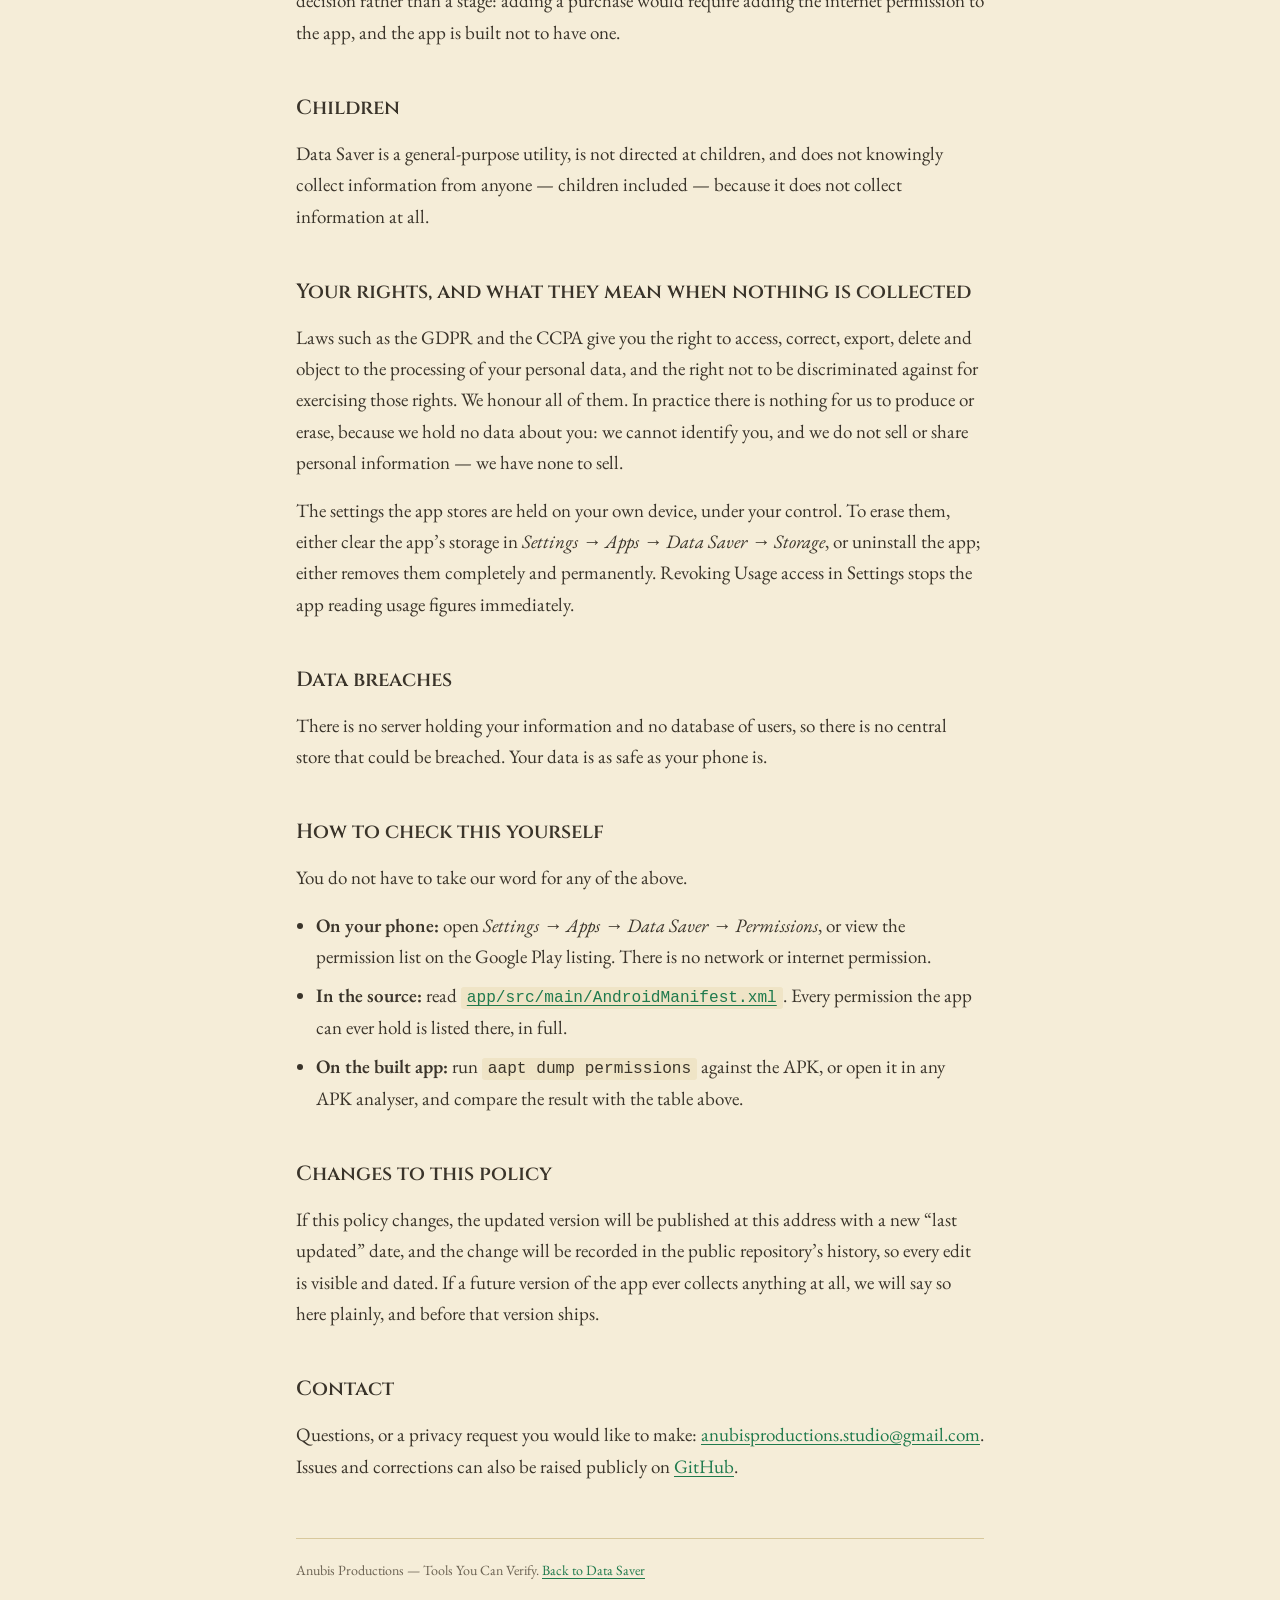
<file: docs/privacy/index.html>
<!doctype html>
<html lang="en">
<head>
<meta charset="utf-8">
<meta name="viewport" content="width=device-width, initial-scale=1">
<title>Privacy Policy — Data Saver</title>
<meta name="description" content="Data Saver collects nothing. The app ships without the INTERNET permission, so it is technically incapable of sending your data anywhere.">
<link rel="canonical" href="https://anubisproductions.github.io/data-saver-usage-blocker/privacy/">
<link rel="stylesheet" href="../assets/style.css">
</head>
<body>
<div class="wrap">

<header class="masthead">
  <div class="eyebrow">Anubis Productions &middot; Utilities</div>
  <h1>Privacy Policy</h1>
  <p class="dateline">Data Saver for Android &mdash; <code>com.anubisproductions.datagate</code><br>
  Effective 4 September 2026. Last updated 4 September 2026.</p>
</header>

<div class="claim">
  <p><strong>Data Saver does not collect, transmit, store off your device, or share any
  personal information. There is no account, no analytics, no crash reporting, no
  advertising and no server.</strong></p>
  <p>This is not a promise about our intentions. The app is built without Android&rsquo;s
  <code>INTERNET</code> permission, which means the operating system will not allow it to
  open a network connection at all. The <a href="https://github.com/anubisproductions/data-saver-usage-blocker">source
  code is public</a> and you can verify this yourself in under a minute &mdash; see
  &ldquo;How to check this yourself&rdquo; below.</p>
</div>

<h2>Who we are</h2>

<p>Data Saver is published by Anubis Productions, an independent developer based in Egypt.
You can reach us at
<a href="mailto:anubisproductions.studio@gmail.com">anubisproductions.studio@gmail.com</a>.</p>

<h2>What the app reads, and where it stays</h2>

<p>Data Saver shows you how much mobile and Wi-Fi data each app on your phone has used, and
lets you stop apps from using the network. To do that it reads information that already
exists on your device:</p>

<div class="scroll">
<table>
  <thead>
    <tr><th>What is read</th><th>Why</th><th>Where it goes</th></tr>
  </thead>
  <tbody>
    <tr>
      <td>Per-app data usage counters</td>
      <td>To show which apps used how much data, split into foreground and background</td>
      <td>Read from Android on demand. Never copied off the device</td>
    </tr>
    <tr>
      <td>The list of apps installed on your device</td>
      <td>To show you a list you recognise, and attribute usage to the right app</td>
      <td>Read from Android on demand. Never copied off the device</td>
    </tr>
    <tr>
      <td>Whether you are on Wi-Fi or mobile data</td>
      <td>So a rule you set for mobile does not also apply on Wi-Fi</td>
      <td>Used in memory only</td>
    </tr>
    <tr>
      <td>Your settings &mdash; which apps you restricted, your monthly data bundle, your
          billing cycle start day</td>
      <td>So your choices survive closing the app and restarting the phone</td>
      <td>Saved in the app&rsquo;s own private storage on your device</td>
    </tr>
  </tbody>
</table>
</div>

<p>Everything in that table stays on your phone. It is not uploaded, backed up to us,
synchronised, sold, or shared with anyone &mdash; including us. We have no way to receive it.</p>

<h3>We never see or ask for</h3>

<ul>
  <li>Your name, email address, phone number or any account identifier</li>
  <li>Your location</li>
  <li>Your contacts, messages, photos, files or call history</li>
  <li>Advertising identifiers or any other device identifier</li>
  <li>The contents of your network traffic, or which websites you visit</li>
</ul>

<h2>The VPN permission, and what it is not</h2>

<p>To stop an app from using the network without root access, Android offers exactly one
mechanism to ordinary apps: <code>VpnService</code>. Data Saver uses it, so Android shows a
key icon in your status bar while restrictions are active. That icon worries people, so here
is precisely what is happening.</p>

<p>Data Saver is <strong>not</strong> a VPN in the ordinary sense. There is no remote server.
Your traffic is not routed anywhere, not tunnelled, not proxied, and not decrypted. Nothing
is sent to us, because the app cannot send anything to anyone.</p>

<p>The app uses <code>VpnService</code> in what Android calls package-list mode: it names the
apps you chose to restrict, and only those apps are pointed at a local dead end inside your
own phone. Every other app on your device is untouched and keeps using the network directly,
at full speed, exactly as before &mdash; their traffic never passes through Data Saver at
all. For the restricted apps, Data Saver reads only the minimum needed to reply
&ldquo;no network here&rdquo;, and that reply is generated on your device.</p>

<p>The key icon means a local connection exists. It does not mean traffic is leaving through
anyone&rsquo;s server.</p>

<h2>Permissions the app requests</h2>

<div class="scroll">
<table>
  <thead>
    <tr><th>Permission</th><th>What it is for</th></tr>
  </thead>
  <tbody>
    <tr>
      <td>Usage access<br><code>PACKAGE_USAGE_STATS</code></td>
      <td>The only way Android exposes per-app data figures. You grant it yourself in
          Settings and can revoke it at any time. Without it the app can show you nothing</td>
    </tr>
    <tr>
      <td>VPN service</td>
      <td>The local connection described above, used to restrict apps. You approve it with
          Android&rsquo;s own confirmation dialog</td>
    </tr>
    <tr>
      <td>Query installed apps<br><code>QUERY_ALL_PACKAGES</code></td>
      <td>To list the apps on your phone and match usage figures to them. An app-by-app data
          manager cannot work without seeing which apps exist</td>
    </tr>
    <tr>
      <td>Network state<br><code>ACCESS_NETWORK_STATE</code></td>
      <td>To tell whether you are currently on Wi-Fi or mobile data, so per-network rules
          apply correctly. It reports connectivity status only and grants no network access</td>
    </tr>
    <tr>
      <td>Notifications<br><code>POST_NOTIFICATIONS</code></td>
      <td>Android requires a visible ongoing notification whenever a VPN service is
          running, so you always know it is active. If you decline it, blocking still works
          &mdash; the notification simply does not appear</td>
    </tr>
    <tr>
      <td>Foreground service</td>
      <td>To keep restrictions enforced while you use other apps, instead of the service
          being killed in the background</td>
    </tr>
    <tr>
      <td>Run at startup<br><code>RECEIVE_BOOT_COMPLETED</code></td>
      <td>To restore your restrictions after you restart your phone, so they do not silently
          stop working</td>
    </tr>
  </tbody>
</table>
</div>

<p>Notably absent: <code>INTERNET</code>. Data Saver does not request it and cannot obtain it
without you installing a different version of the app.</p>

<h2>Advertising and purchases</h2>

<p>Data Saver contains no advertising, and no advertising or analytics libraries of any
kind.</p>

<p>The app contains no in-app purchases and no paid tier. There is nothing to buy, so no
payment is ever processed and we never see payment details of any kind. This is a deliberate
decision rather than a stage: adding a purchase would require adding the internet permission
to the app, and the app is built not to have one.</p>

<h2>Children</h2>

<p>Data Saver is a general-purpose utility, is not directed at children, and does not
knowingly collect information from anyone &mdash; children included &mdash; because it does
not collect information at all.</p>

<h2>Your rights, and what they mean when nothing is collected</h2>

<p>Laws such as the GDPR and the CCPA give you the right to access, correct, export, delete
and object to the processing of your personal data, and the right not to be discriminated
against for exercising those rights. We honour all of them. In practice there is nothing for
us to produce or erase, because we hold no data about you: we cannot identify you, and we do
not sell or share personal information &mdash; we have none to sell.</p>

<p>The settings the app stores are held on your own device, under your control. To erase
them, either clear the app&rsquo;s storage in <em>Settings &rarr; Apps &rarr; Data Saver
&rarr; Storage</em>, or uninstall the app; either removes them completely and permanently.
Revoking Usage access in Settings stops the app reading usage figures immediately.</p>

<h2>Data breaches</h2>

<p>There is no server holding your information and no database of users, so there is no
central store that could be breached. Your data is as safe as your phone is.</p>

<h2>How to check this yourself</h2>

<p>You do not have to take our word for any of the above.</p>

<ul>
  <li><strong>On your phone:</strong> open <em>Settings &rarr; Apps &rarr; Data Saver &rarr;
      Permissions</em>, or view the permission list on the Google Play listing. There is no
      network or internet permission.</li>
  <li><strong>In the source:</strong> read
      <a href="https://github.com/anubisproductions/data-saver-usage-blocker/blob/main/app/src/main/AndroidManifest.xml"><code>app/src/main/AndroidManifest.xml</code></a>.
      Every permission the app can ever hold is listed there, in full.</li>
  <li><strong>On the built app:</strong> run <code>aapt dump permissions</code> against the
      APK, or open it in any APK analyser, and compare the result with the table above.</li>
</ul>

<h2>Changes to this policy</h2>

<p>If this policy changes, the updated version will be published at this address with a new
&ldquo;last updated&rdquo; date, and the change will be recorded in the public
repository&rsquo;s history, so every edit is visible and dated. If a future version of the
app ever collects anything at all, we will say so here plainly, and before that version
ships.</p>

<h2>Contact</h2>

<p>Questions, or a privacy request you would like to make:
<a href="mailto:anubisproductions.studio@gmail.com">anubisproductions.studio@gmail.com</a>.
Issues and corrections can also be raised publicly on
<a href="https://github.com/anubisproductions/data-saver-usage-blocker/issues">GitHub</a>.</p>

<footer>
  Anubis Productions &mdash; Tools You Can Verify.
  <a href="../">Back to Data Saver</a>
</footer>

</div>
</body>
</html>
</file>
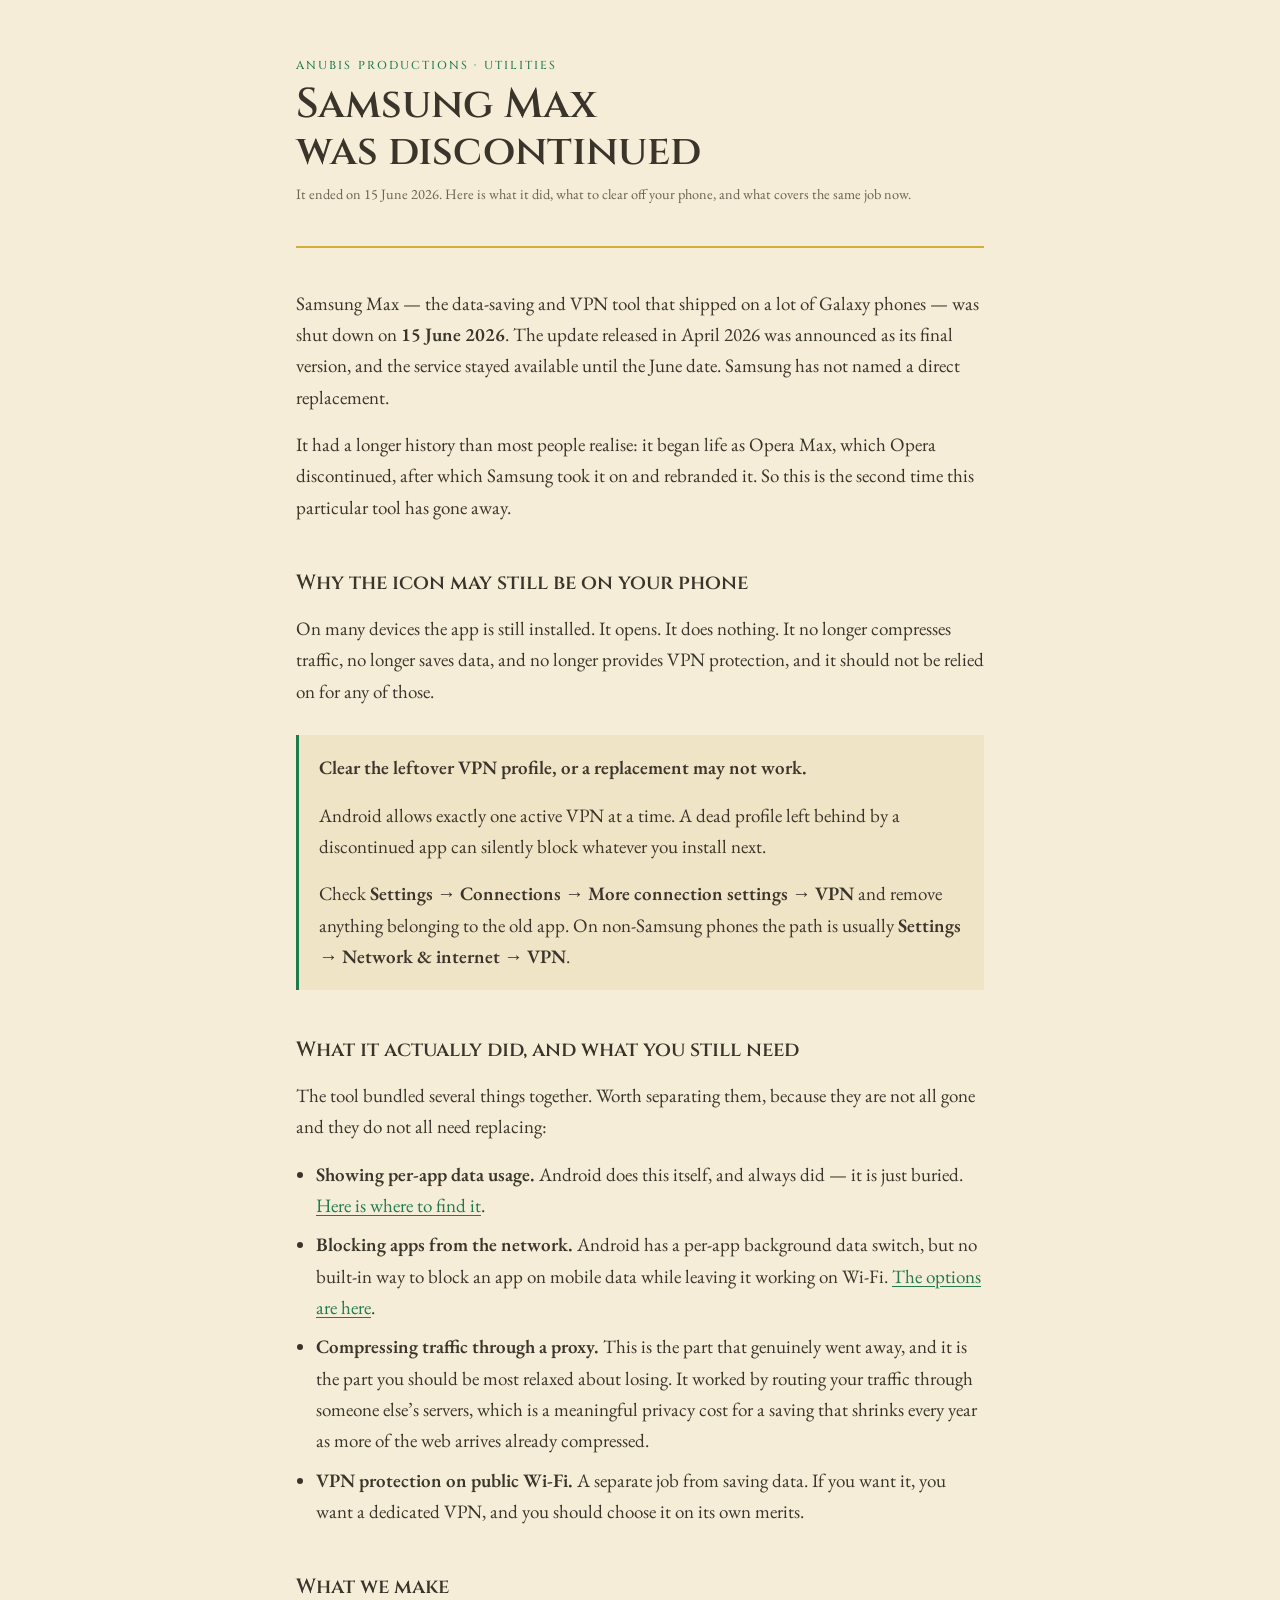
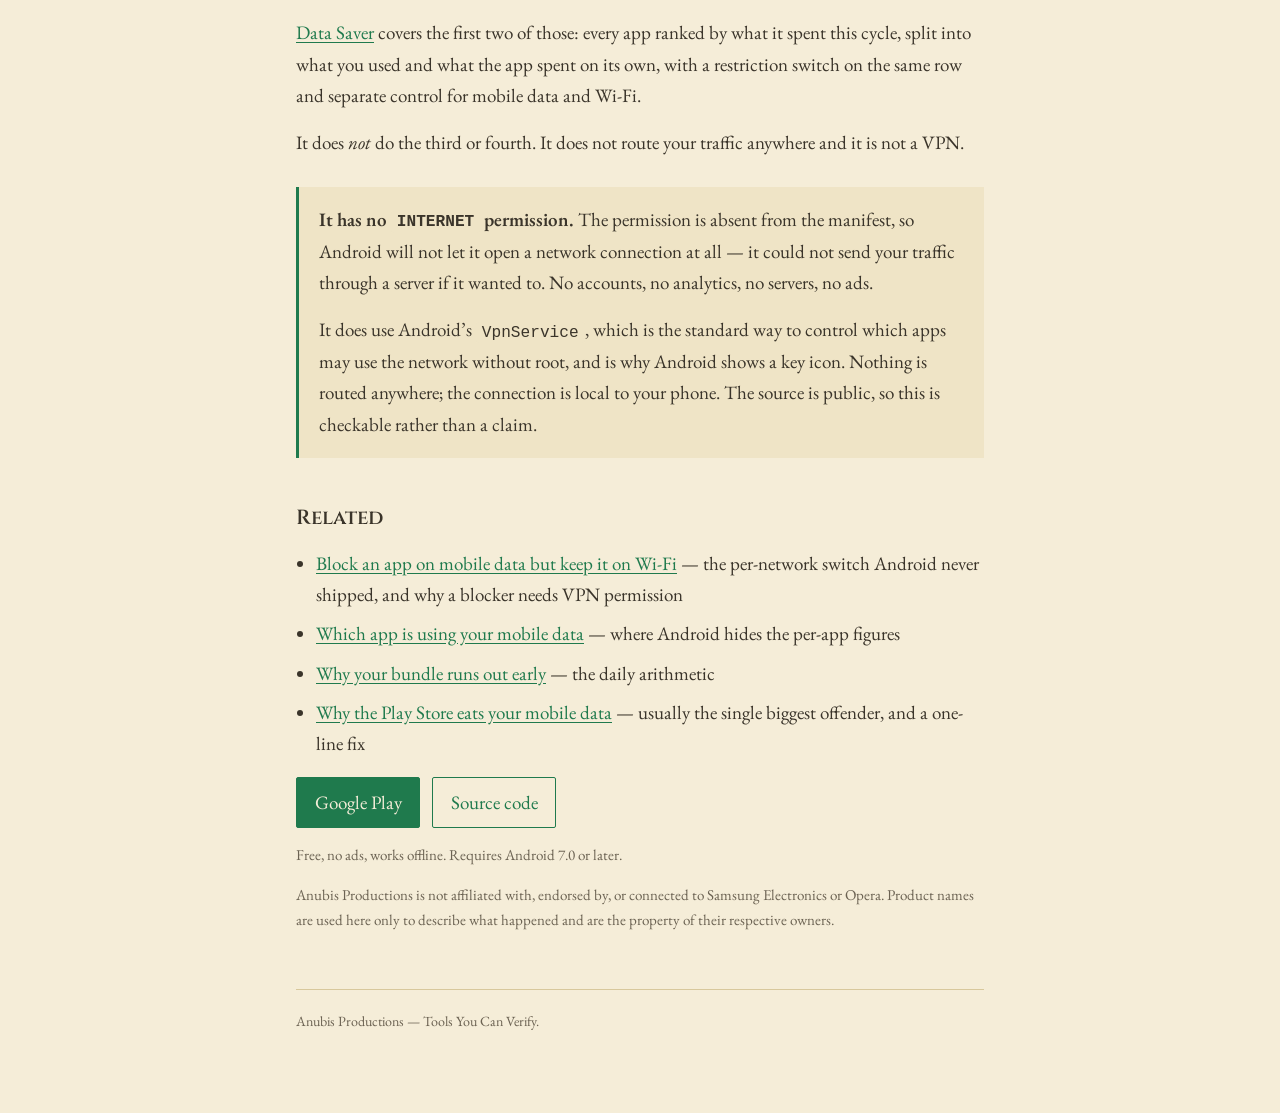
<file: docs/samsung-max-discontinued/index.html>
<!doctype html>
<html lang="en">
<head>
<meta charset="utf-8">
<meta name="viewport" content="width=device-width, initial-scale=1">
<title>Samsung Max was discontinued — what to use instead</title>
<meta name="description" content="Samsung Max shut down on 15 June 2026. What it actually did, why the icon may still be on your phone, how to clear the dead VPN profile it leaves behind, and what covers the same job now.">
<link rel="canonical" href="https://anubisproductions.github.io/data-saver-usage-blocker/samsung-max-discontinued/">
<link rel="stylesheet" href="../assets/style.css">
<script type="application/ld+json">
{
  "@context": "https://schema.org",
  "@type": "FAQPage",
  "mainEntity": [
    {
      "@type": "Question",
      "name": "When was Samsung Max discontinued?",
      "acceptedAnswer": { "@type": "Answer", "text": "The service ended on 15 June 2026. The April 2026 update was announced as the final version." }
    },
    {
      "@type": "Question",
      "name": "Why is Samsung Max still on my phone?",
      "acceptedAnswer": { "@type": "Answer", "text": "The app often remains installed but inactive. It no longer provides data saving or VPN protection, and should not be relied on for either." }
    },
    {
      "@type": "Question",
      "name": "Do I need to remove anything after it shut down?",
      "acceptedAnswer": { "@type": "Answer", "text": "Check Settings, Connections, More connection settings, VPN and remove any leftover profile. Android allows only one active VPN at a time, so a dead profile can stop a replacement app working." }
    }
  ]
}
</script>
</head>
<body>
<div class="wrap">

<header class="masthead">
  <div class="eyebrow">Anubis Productions &middot; Utilities</div>
  <h1>Samsung Max was discontinued</h1>
  <p class="dateline">It ended on 15 June 2026. Here is what it did, what to clear off your
  phone, and what covers the same job now.</p>
</header>

<p>Samsung Max &mdash; the data-saving and VPN tool that shipped on a lot of Galaxy phones
&mdash; was shut down on <strong>15 June 2026</strong>. The update released in April 2026
was announced as its final version, and the service stayed available until the June date.
Samsung has not named a direct replacement.</p>

<p>It had a longer history than most people realise: it began life as Opera Max, which Opera
discontinued, after which Samsung took it on and rebranded it. So this is the second time
this particular tool has gone away.</p>

<h2>Why the icon may still be on your phone</h2>

<p>On many devices the app is still installed. It opens. It does nothing. It no longer
compresses traffic, no longer saves data, and no longer provides VPN protection, and it
should not be relied on for any of those.</p>

<div class="claim">
  <p><strong>Clear the leftover VPN profile, or a replacement may not work.</strong></p>
  <p>Android allows exactly one active VPN at a time. A dead profile left behind by a
  discontinued app can silently block whatever you install next.</p>
  <p>Check <strong>Settings</strong> &rarr; <strong>Connections</strong> &rarr;
  <strong>More connection settings</strong> &rarr; <strong>VPN</strong> and remove anything
  belonging to the old app. On non-Samsung phones the path is usually
  <strong>Settings</strong> &rarr; <strong>Network &amp; internet</strong> &rarr;
  <strong>VPN</strong>.</p>
</div>

<h2>What it actually did, and what you still need</h2>

<p>The tool bundled several things together. Worth separating them, because they are not all
gone and they do not all need replacing:</p>

<ul>
  <li><strong>Showing per-app data usage.</strong> Android does this itself, and always did
  &mdash; it is just buried.
  <a href="../which-app-is-using-my-data/">Here is where to find it</a>.</li>
  <li><strong>Blocking apps from the network.</strong> Android has a per-app background data
  switch, but no built-in way to block an app on mobile data while leaving it working on
  Wi-Fi. <a href="../stop-apps-using-background-data/">The options are here</a>.</li>
  <li><strong>Compressing traffic through a proxy.</strong> This is the part that genuinely
  went away, and it is the part you should be most relaxed about losing. It worked by routing
  your traffic through someone else&rsquo;s servers, which is a meaningful privacy cost for a
  saving that shrinks every year as more of the web arrives already compressed.</li>
  <li><strong>VPN protection on public Wi-Fi.</strong> A separate job from saving data. If
  you want it, you want a dedicated VPN, and you should choose it on its own merits.</li>
</ul>

<h2>What we make</h2>

<p><a href="../">Data Saver</a> covers the first two of those: every app ranked by what it
spent this cycle, split into what you used and what the app spent on its own, with a
restriction switch on the same row and separate control for mobile data and Wi-Fi.</p>

<p>It does <em>not</em> do the third or fourth. It does not route your traffic anywhere and
it is not a VPN.</p>

<div class="claim">
  <p><strong>It has no <code>INTERNET</code> permission.</strong> The permission is absent
  from the manifest, so Android will not let it open a network connection at all &mdash; it
  could not send your traffic through a server if it wanted to. No accounts, no analytics,
  no servers, no ads.</p>
  <p>It does use Android&rsquo;s <code>VpnService</code>, which is the standard way to
  control which apps may use the network without root, and is why Android shows a key icon.
  Nothing is routed anywhere; the connection is local to your phone. The source is public,
  so this is checkable rather than a claim.</p>
</div>

<h2>Related</h2>

<ul>
  <li><a href="../block-app-mobile-data-not-wifi/">Block an app on mobile data but
  keep it on Wi-Fi</a> &mdash; the per-network switch Android never shipped, and why
  a blocker needs VPN permission</li>
  <li><a href="../which-app-is-using-my-data/">Which app is using your mobile
  data</a> &mdash; where Android hides the per-app figures</li>
  <li><a href="../data-runs-out-too-fast/">Why your bundle runs out early</a>
  &mdash; the daily arithmetic</li>
  <li><a href="../play-store-using-mobile-data/">Why the Play Store eats your mobile data</a>
  &mdash; usually the single biggest offender, and a one-line fix</li>
</ul>

<p class="get">
  <a class="primary" href="https://play.google.com/store/apps/details?id=com.anubisproductions.datagate">Google&nbsp;Play</a>
  <a href="https://github.com/anubisproductions/data-saver-usage-blocker">Source code</a>
</p>

<p class="fineprint">Free, no ads, works offline. Requires Android 7.0 or later.</p>

<p class="fineprint">Anubis Productions is not affiliated with, endorsed by, or connected to
Samsung Electronics or Opera. Product names are used here only to describe what happened and
are the property of their respective owners.</p>

<footer>
  Anubis Productions &mdash; Tools You Can Verify.
</footer>

</div>
</body>
</html>
</file>
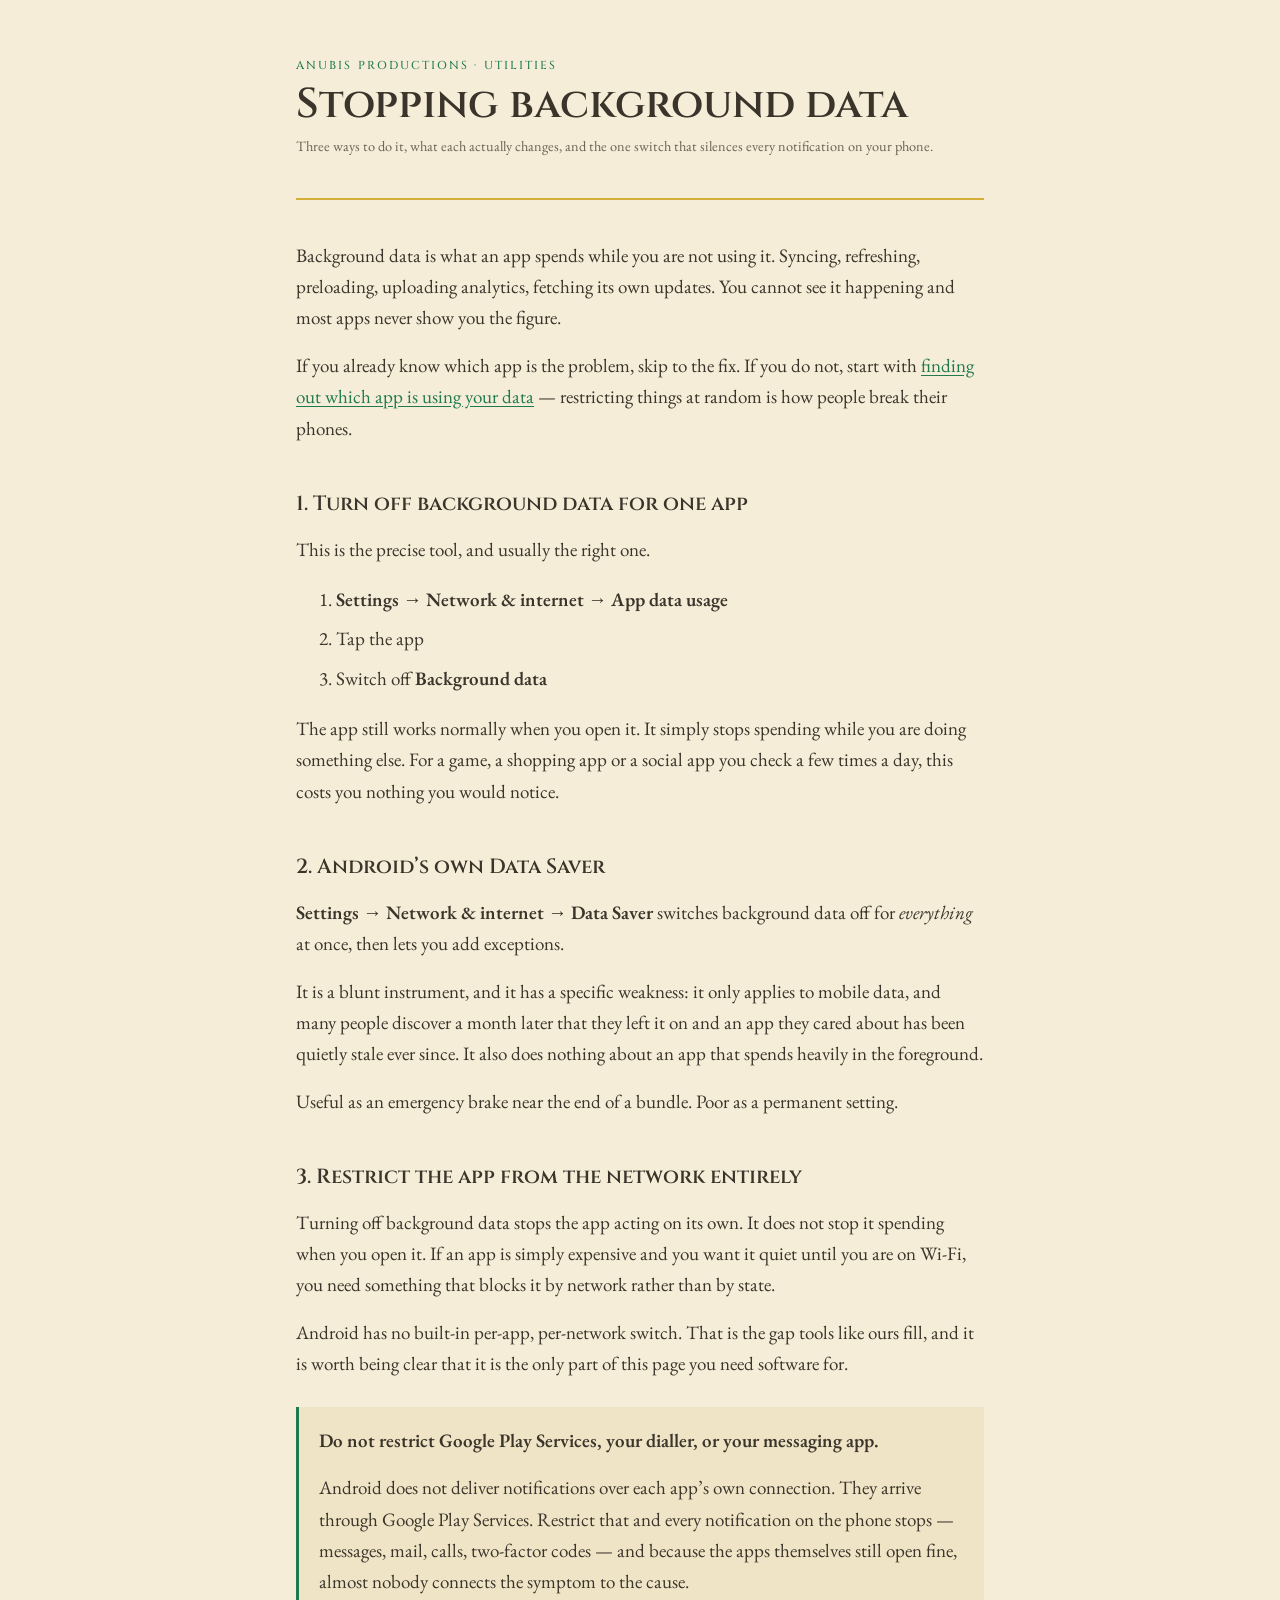
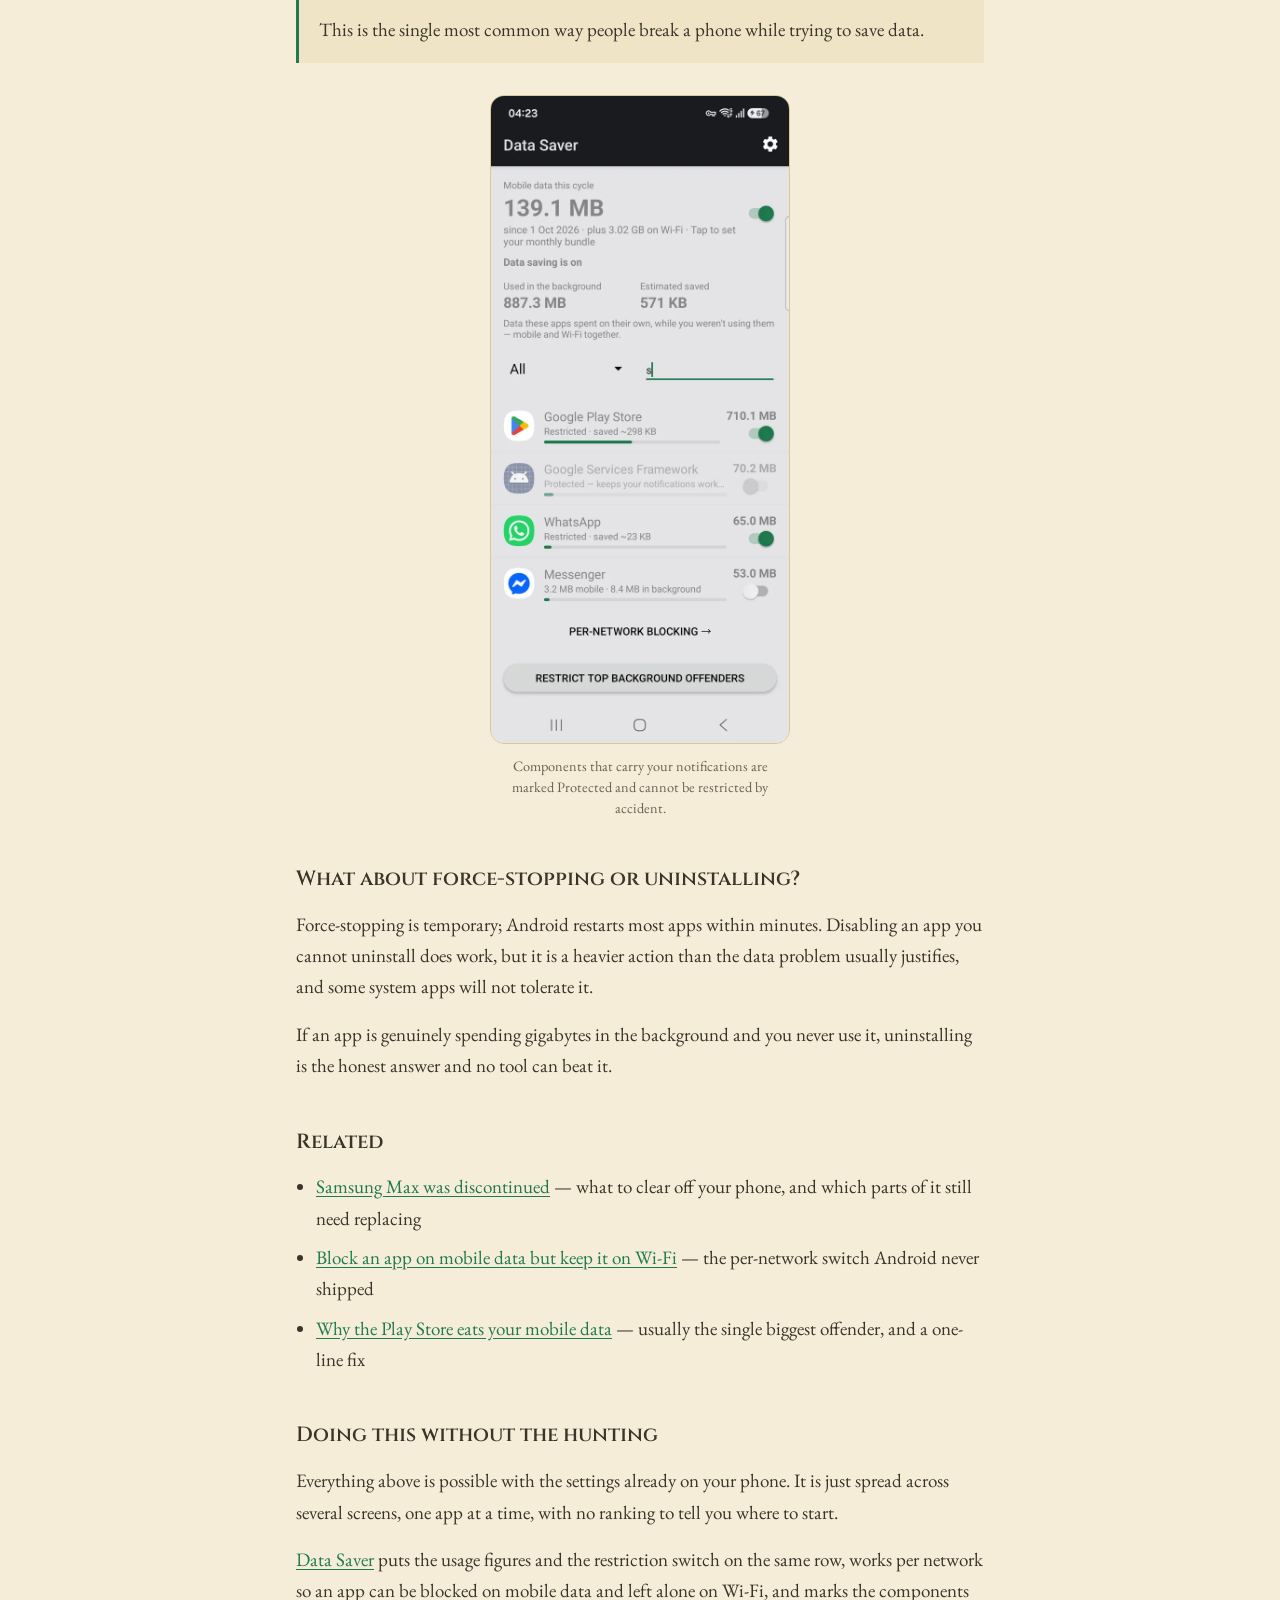
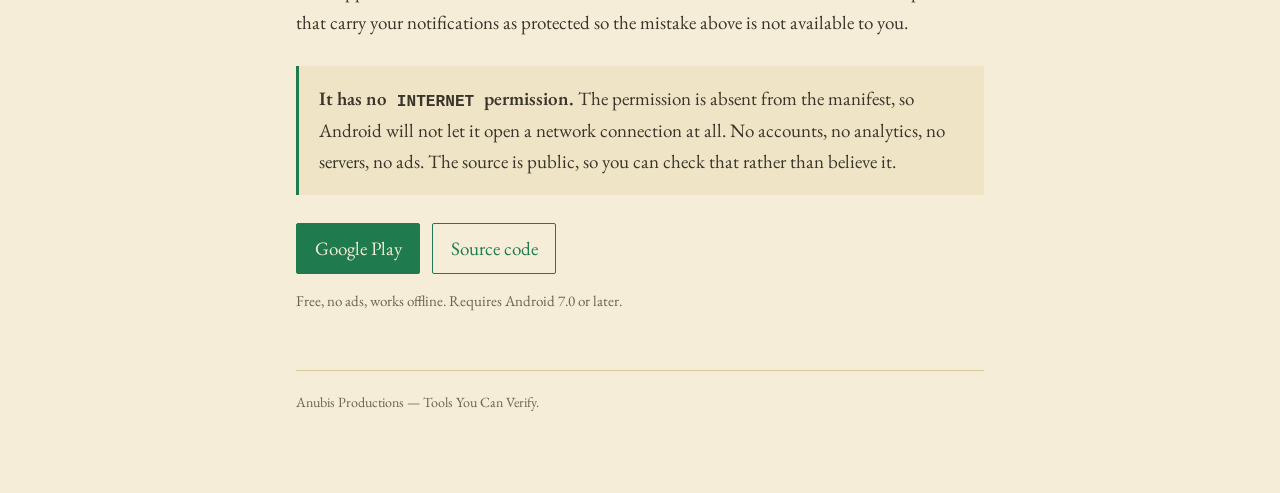
<file: docs/stop-apps-using-background-data/index.html>
<!doctype html>
<html lang="en">
<head>
<meta charset="utf-8">
<meta name="viewport" content="width=device-width, initial-scale=1">
<title>How to stop apps using mobile data in the background</title>
<meta name="description" content="Three ways to stop Android apps spending mobile data in the background, what each one actually does, and the one setting that will break every notification on your phone.">
<link rel="canonical" href="https://anubisproductions.github.io/data-saver-usage-blocker/stop-apps-using-background-data/">
<link rel="stylesheet" href="../assets/style.css">
<script type="application/ld+json">
{
  "@context": "https://schema.org",
  "@type": "HowTo",
  "name": "Stop an Android app using mobile data in the background",
  "description": "Turn off background mobile data for a single app using Android's built-in per-app setting.",
  "totalTime": "PT1M",
  "step": [
    { "@type": "HowToStep", "name": "Open the app's data screen", "text": "Settings, then Network & internet, then App data usage, then tap the app." },
    { "@type": "HowToStep", "name": "Turn off background data", "text": "Switch off Background data. The app keeps working when you open it." },
    { "@type": "HowToStep", "name": "Leave the messengers of record alone", "text": "Do not restrict Google Play Services, your dialler or your messaging app, or notifications across the whole phone will stop." }
  ]
}
</script>
</head>
<body>
<div class="wrap">

<header class="masthead">
  <div class="eyebrow">Anubis Productions &middot; Utilities</div>
  <h1>Stopping background data</h1>
  <p class="dateline">Three ways to do it, what each actually changes, and the one switch
  that silences every notification on your phone.</p>
</header>

<p>Background data is what an app spends while you are not using it. Syncing, refreshing,
preloading, uploading analytics, fetching its own updates. You cannot see it happening and
most apps never show you the figure.</p>

<p>If you already know which app is the problem, skip to the fix. If you do not, start with
<a href="../which-app-is-using-my-data/">finding out which app is using your data</a> &mdash;
restricting things at random is how people break their phones.</p>

<h2>1. Turn off background data for one app</h2>

<p>This is the precise tool, and usually the right one.</p>

<ol>
  <li><strong>Settings</strong> &rarr; <strong>Network &amp; internet</strong> &rarr;
      <strong>App data usage</strong></li>
  <li>Tap the app</li>
  <li>Switch off <strong>Background data</strong></li>
</ol>

<p>The app still works normally when you open it. It simply stops spending while you are
doing something else. For a game, a shopping app or a social app you check a few times a
day, this costs you nothing you would notice.</p>

<h2>2. Android&rsquo;s own Data Saver</h2>

<p><strong>Settings</strong> &rarr; <strong>Network &amp; internet</strong> &rarr;
<strong>Data Saver</strong> switches background data off for <em>everything</em> at once,
then lets you add exceptions.</p>

<p>It is a blunt instrument, and it has a specific weakness: it only applies to mobile data,
and many people discover a month later that they left it on and an app they cared about has
been quietly stale ever since. It also does nothing about an app that spends heavily in the
foreground.</p>

<p>Useful as an emergency brake near the end of a bundle. Poor as a permanent setting.</p>

<h2>3. Restrict the app from the network entirely</h2>

<p>Turning off background data stops the app acting on its own. It does not stop it spending
when you open it. If an app is simply expensive and you want it quiet until you are on
Wi-Fi, you need something that blocks it by network rather than by state.</p>

<p>Android has no built-in per-app, per-network switch. That is the gap tools like ours
fill, and it is worth being clear that it is the only part of this page you need software
for.</p>

<div class="claim">
  <p><strong>Do not restrict Google Play Services, your dialler, or your messaging app.</strong></p>
  <p>Android does not deliver notifications over each app&rsquo;s own connection. They
  arrive through Google Play Services. Restrict that and every notification on the phone
  stops &mdash; messages, mail, calls, two-factor codes &mdash; and because the apps
  themselves still open fine, almost nobody connects the symptom to the cause.</p>
  <p>This is the single most common way people break a phone while trying to save data.</p>
</div>

<figure class="shot">
  <img src="../assets/shots/protected.webp" width="640" height="1386" loading="lazy" decoding="async"
       alt="App list showing Google Services Framework marked Protected, with its restriction switch greyed out">
  <figcaption>Components that carry your notifications are marked Protected and cannot be restricted by accident.</figcaption>
</figure>

<h2>What about force-stopping or uninstalling?</h2>

<p>Force-stopping is temporary; Android restarts most apps within minutes. Disabling an app
you cannot uninstall does work, but it is a heavier action than the data problem usually
justifies, and some system apps will not tolerate it.</p>

<p>If an app is genuinely spending gigabytes in the background and you never use it,
uninstalling is the honest answer and no tool can beat it.</p>

<h2>Related</h2>

<ul>
  <li><a href="../samsung-max-discontinued/">Samsung Max was discontinued</a> &mdash; what to
  clear off your phone, and which parts of it still need replacing</li>
  <li><a href="../block-app-mobile-data-not-wifi/">Block an app on mobile data but keep it on
  Wi-Fi</a> &mdash; the per-network switch Android never shipped</li>
  <li><a href="../play-store-using-mobile-data/">Why the Play Store eats your mobile data</a>
  &mdash; usually the single biggest offender, and a one-line fix</li>
</ul>

<h2>Doing this without the hunting</h2>

<p>Everything above is possible with the settings already on your phone. It is just spread
across several screens, one app at a time, with no ranking to tell you where to start.</p>

<p><a href="../">Data Saver</a> puts the usage figures and the restriction switch on the
same row, works per network so an app can be blocked on mobile data and left alone on
Wi-Fi, and marks the components that carry your notifications as protected so the mistake
above is not available to you.</p>

<div class="claim">
  <p><strong>It has no <code>INTERNET</code> permission.</strong> The permission is absent
  from the manifest, so Android will not let it open a network connection at all. No
  accounts, no analytics, no servers, no ads. The source is public, so you can check that
  rather than believe it.</p>
</div>

<p class="get">
  <a class="primary" href="https://play.google.com/store/apps/details?id=com.anubisproductions.datagate">Google&nbsp;Play</a>
  <a href="https://github.com/anubisproductions/data-saver-usage-blocker">Source code</a>
</p>

<p class="fineprint">Free, no ads, works offline. Requires Android 7.0 or later.</p>

<footer>
  Anubis Productions &mdash; Tools You Can Verify.
</footer>

</div>
</body>
</html>
</file>
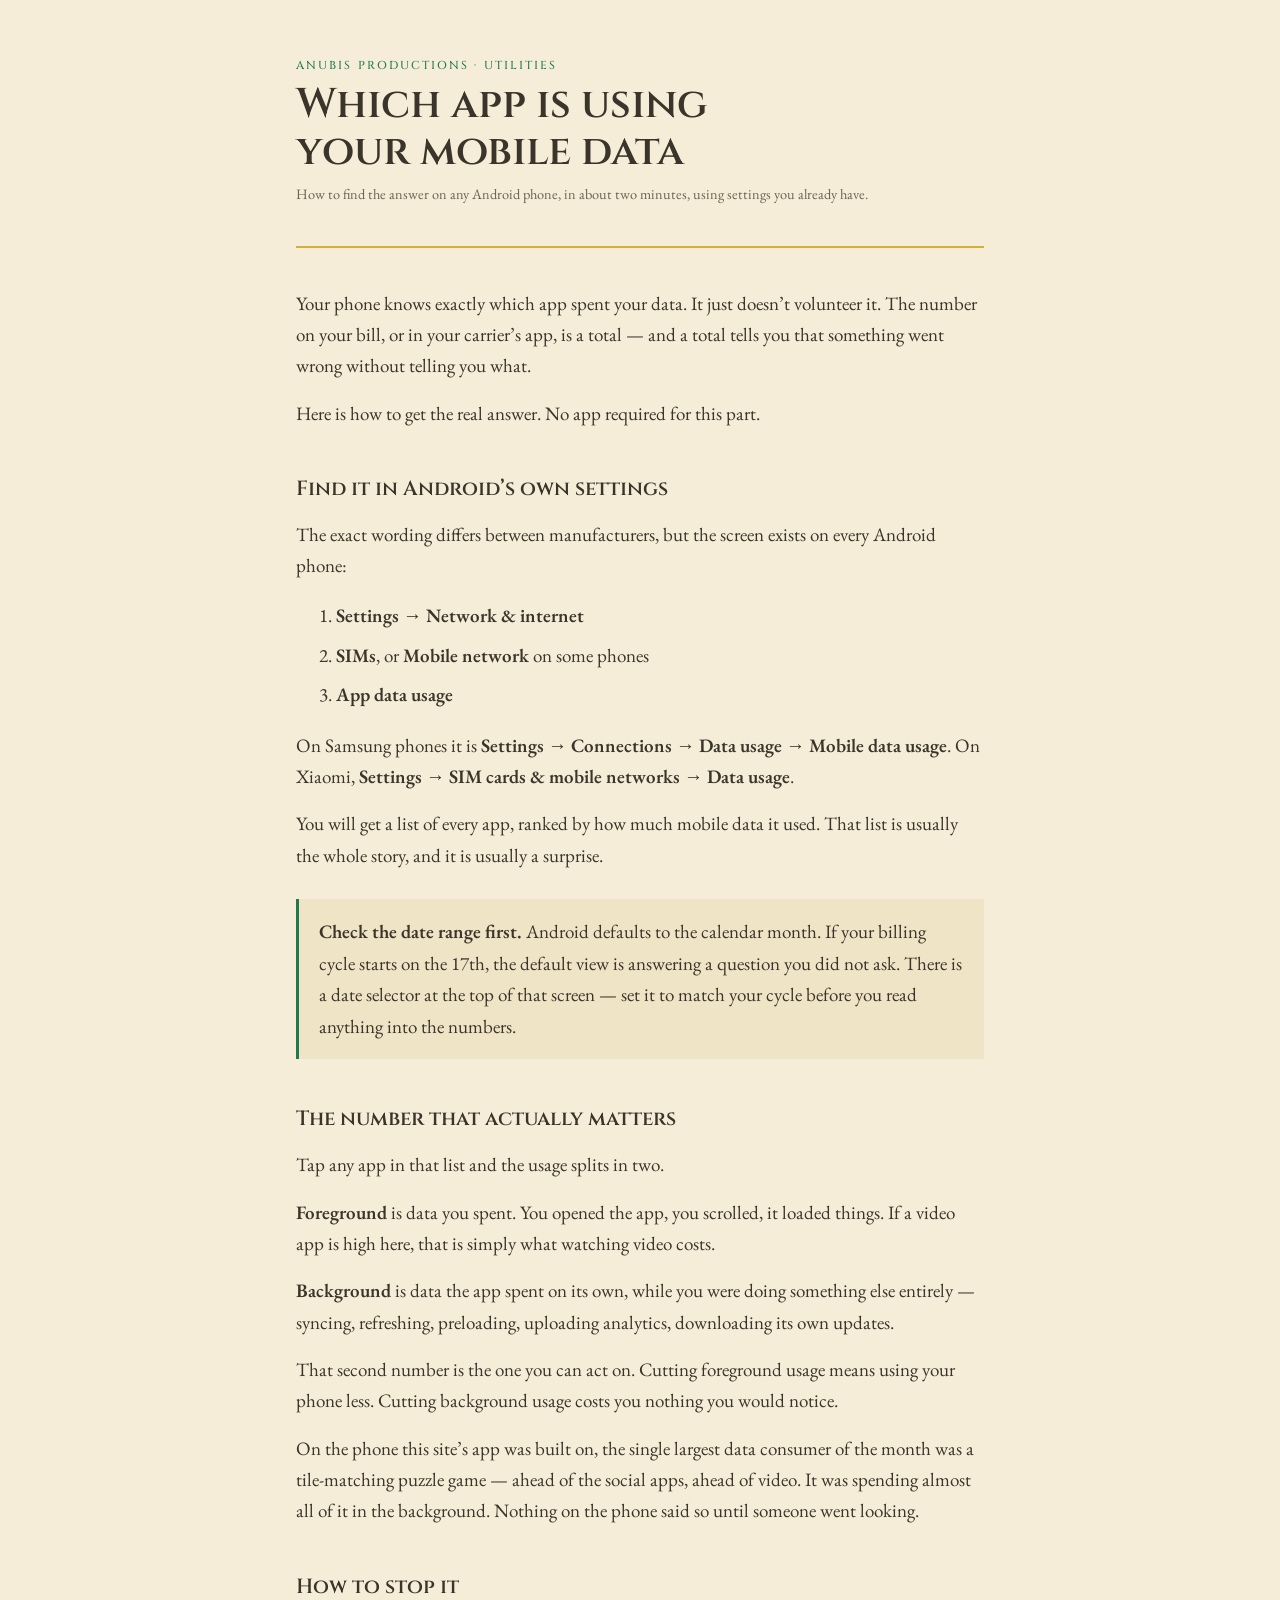
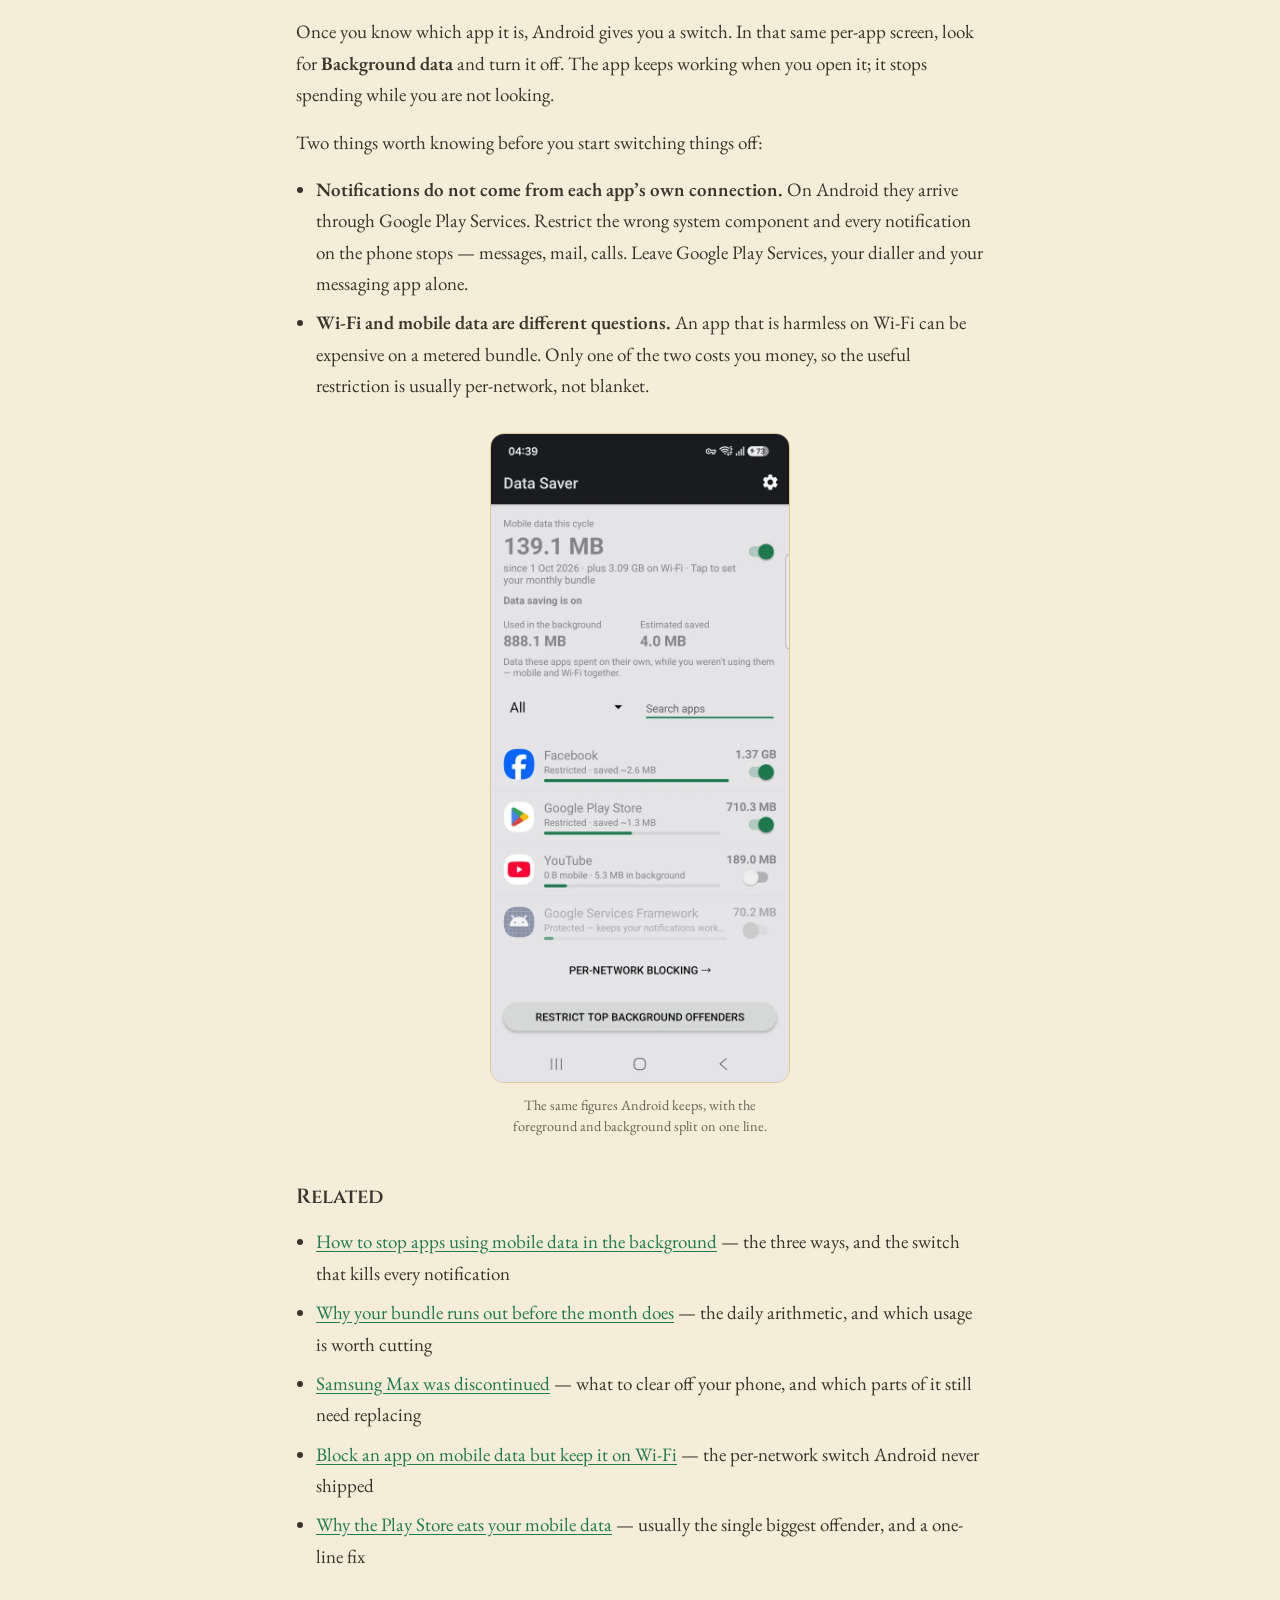
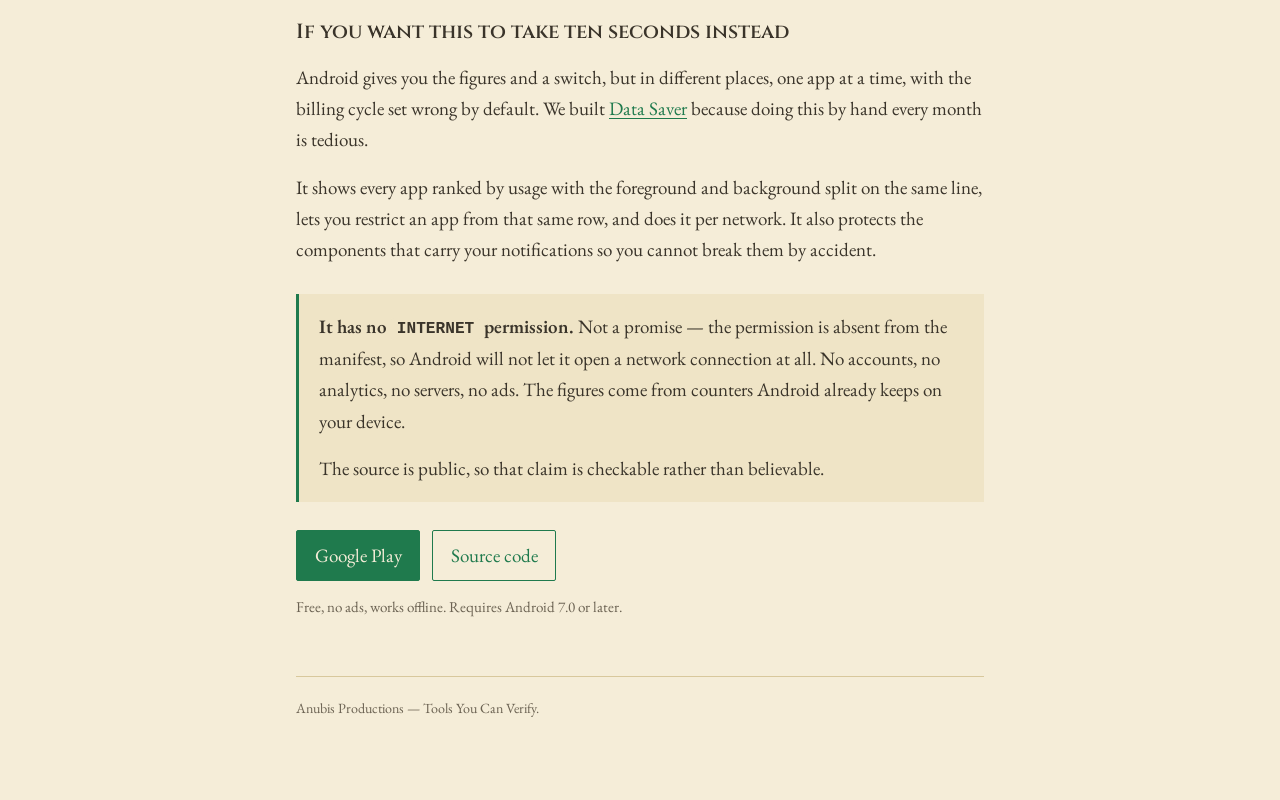
<file: docs/which-app-is-using-my-data/index.html>
<!doctype html>
<html lang="en">
<head>
<meta charset="utf-8">
<meta name="viewport" content="width=device-width, initial-scale=1">
<title>Which app is using your mobile data — and how to find out</title>
<meta name="description" content="How to find which app is eating your mobile data on Android, using the settings already on your phone. Plus what background data actually means, and how to stop it.">
<link rel="canonical" href="https://anubisproductions.github.io/data-saver-usage-blocker/which-app-is-using-my-data/">
<link rel="stylesheet" href="../assets/style.css">
<script type="application/ld+json">
{
  "@context": "https://schema.org",
  "@type": "HowTo",
  "name": "Find which app is using your mobile data on Android",
  "description": "Use Android's built-in data usage screen to see per-app mobile data, split between foreground and background.",
  "totalTime": "PT2M",
  "step": [
    { "@type": "HowToStep", "name": "Open data usage", "text": "Open Settings, then Network & internet, then SIMs or Mobile network, then App data usage." },
    { "@type": "HowToStep", "name": "Set the billing cycle", "text": "Check the date range at the top matches your billing cycle, not the calendar month." },
    { "@type": "HowToStep", "name": "Read the list", "text": "Apps are ranked by how much mobile data they used in that period." },
    { "@type": "HowToStep", "name": "Check background usage", "text": "Tap an app to split its usage into foreground and background. Background is what it spent on its own." }
  ]
}
</script>
</head>
<body>
<div class="wrap">

<header class="masthead">
  <div class="eyebrow">Anubis Productions &middot; Utilities</div>
  <h1>Which app is using your mobile data</h1>
  <p class="dateline">How to find the answer on any Android phone, in about two minutes,
  using settings you already have.</p>
</header>

<p>Your phone knows exactly which app spent your data. It just doesn&rsquo;t volunteer it.
The number on your bill, or in your carrier&rsquo;s app, is a total &mdash; and a total
tells you that something went wrong without telling you what.</p>

<p>Here is how to get the real answer. No app required for this part.</p>

<h2>Find it in Android&rsquo;s own settings</h2>

<p>The exact wording differs between manufacturers, but the screen exists on every Android
phone:</p>

<ol>
  <li><strong>Settings</strong> &rarr; <strong>Network &amp; internet</strong></li>
  <li><strong>SIMs</strong>, or <strong>Mobile network</strong> on some phones</li>
  <li><strong>App data usage</strong></li>
</ol>

<p>On Samsung phones it is <strong>Settings</strong> &rarr; <strong>Connections</strong>
&rarr; <strong>Data usage</strong> &rarr; <strong>Mobile data usage</strong>. On Xiaomi,
<strong>Settings</strong> &rarr; <strong>SIM cards &amp; mobile networks</strong> &rarr;
<strong>Data usage</strong>.</p>

<p>You will get a list of every app, ranked by how much mobile data it used. That list is
usually the whole story, and it is usually a surprise.</p>

<div class="claim">
  <p><strong>Check the date range first.</strong> Android defaults to the calendar month.
  If your billing cycle starts on the 17th, the default view is answering a question you did
  not ask. There is a date selector at the top of that screen &mdash; set it to match your
  cycle before you read anything into the numbers.</p>
</div>

<h2>The number that actually matters</h2>

<p>Tap any app in that list and the usage splits in two.</p>

<p><strong>Foreground</strong> is data you spent. You opened the app, you scrolled, it
loaded things. If a video app is high here, that is simply what watching video costs.</p>

<p><strong>Background</strong> is data the app spent on its own, while you were doing
something else entirely &mdash; syncing, refreshing, preloading, uploading analytics,
downloading its own updates.</p>

<p>That second number is the one you can act on. Cutting foreground usage means using your
phone less. Cutting background usage costs you nothing you would notice.</p>

<p>On the phone this site&rsquo;s app was built on, the single largest data consumer of the
month was a tile-matching puzzle game &mdash; ahead of the social apps, ahead of video. It
was spending almost all of it in the background. Nothing on the phone said so until someone
went looking.</p>

<h2>How to stop it</h2>

<p>Once you know which app it is, Android gives you a switch. In that same per-app screen,
look for <strong>Background data</strong> and turn it off. The app keeps working when you
open it; it stops spending while you are not looking.</p>

<p>Two things worth knowing before you start switching things off:</p>

<ul>
  <li><strong>Notifications do not come from each app&rsquo;s own connection.</strong> On
  Android they arrive through Google Play Services. Restrict the wrong system component and
  every notification on the phone stops &mdash; messages, mail, calls. Leave Google Play
  Services, your dialler and your messaging app alone.</li>
  <li><strong>Wi-Fi and mobile data are different questions.</strong> An app that is harmless on
  Wi-Fi can be expensive on a metered bundle. Only one of the two costs you money, so the
  useful restriction is usually per-network, not blanket.</li>
</ul>

<figure class="shot">
  <img src="../assets/shots/dashboard.webp" width="640" height="1386" loading="lazy" decoding="async"
       alt="Per-app mobile data list with foreground and background figures split on each row">
  <figcaption>The same figures Android keeps, with the foreground and background split on one line.</figcaption>
</figure>

<h2>Related</h2>

<ul>
  <li><a href="../stop-apps-using-background-data/">How to stop apps using mobile data in
  the background</a> &mdash; the three ways, and the switch that kills every notification</li>
  <li><a href="../data-runs-out-too-fast/">Why your bundle runs out before the month
  does</a> &mdash; the daily arithmetic, and which usage is worth cutting</li>
  <li><a href="../samsung-max-discontinued/">Samsung Max was discontinued</a> &mdash; what to
  clear off your phone, and which parts of it still need replacing</li>
  <li><a href="../block-app-mobile-data-not-wifi/">Block an app on mobile data but keep it on
  Wi-Fi</a> &mdash; the per-network switch Android never shipped</li>
  <li><a href="../play-store-using-mobile-data/">Why the Play Store eats your mobile data</a>
  &mdash; usually the single biggest offender, and a one-line fix</li>
</ul>

<h2>If you want this to take ten seconds instead</h2>

<p>Android gives you the figures and a switch, but in different places, one app at a time,
with the billing cycle set wrong by default. We built
<a href="../">Data Saver</a> because doing this by hand every month is tedious.</p>

<p>It shows every app ranked by usage with the foreground and background split on the same
line, lets you restrict an app from that same row, and does it per network. It also protects
the components that carry your notifications so you cannot break them by accident.</p>

<div class="claim">
  <p><strong>It has no <code>INTERNET</code> permission.</strong> Not a promise &mdash; the
  permission is absent from the manifest, so Android will not let it open a network
  connection at all. No accounts, no analytics, no servers, no ads. The figures come from
  counters Android already keeps on your device.</p>
  <p>The source is public, so that claim is checkable rather than believable.</p>
</div>

<p class="get">
  <a class="primary" href="https://play.google.com/store/apps/details?id=com.anubisproductions.datagate">Google&nbsp;Play</a>
  <a href="https://github.com/anubisproductions/data-saver-usage-blocker">Source code</a>
</p>

<p class="fineprint">Free, no ads, works offline. Requires Android 7.0 or later.</p>

<footer>
  Anubis Productions &mdash; Tools You Can Verify.
</footer>

</div>
</body>
</html>
</file>
<file: docs/assets/style.css>
/* Self-hosted so the site makes no third-party request at all. The app's claim is
   that it cannot phone home; a page that calls Google for a font undercuts that, and
   privacy directories check it. Cinzel and EB Garamond are both SIL OFL, so shipping
   the files is allowed. Latin subset only, variable weights, 96 KB for all three. */
@font-face {
  font-family: 'Cinzel';
  font-style: normal;
  font-weight: 500 600;
  font-display: swap;
  src: url('fonts/cinzel-latin.woff2') format('woff2');
}
@font-face {
  font-family: 'EB Garamond';
  font-style: normal;
  font-weight: 400 600;
  font-display: swap;
  src: url('fonts/ebgaramond-latin.woff2') format('woff2');
}
@font-face {
  font-family: 'EB Garamond';
  font-style: italic;
  font-weight: 400;
  font-display: swap;
  src: url('fonts/ebgaramond-italic-latin.woff2') format('woff2');
}

/* Anubis Productions - Utilities line.
   Sandstone ground, tomb-stone text, malachite accent. No pure black or white. */

:root {
  --ground:      #F5EDD8;   /* Linen */
  --panel:       #EFE4C6;
  --ink:         #3A342A;   /* Tomb Stone */
  --ink-soft:    #6B6252;
  --accent:      #1F7A4D;   /* Malachite */
  --rule:        #D4AF37;   /* Pharaoh Gold */
  --hair:        #D8C89C;
}

@media (prefers-color-scheme: dark) {
  :root:not([data-theme="light"]) {
    --ground:   #23201A;
    --panel:    #2C281F;
    --ink:      #EDE3CA;
    --ink-soft: #A99E85;
    --accent:   #46B07C;
    --rule:     #D4AF37;
    --hair:     #443E31;
  }
}

:root[data-theme="dark"] {
  --ground:   #23201A;
  --panel:    #2C281F;
  --ink:      #EDE3CA;
  --ink-soft: #A99E85;
  --accent:   #46B07C;
  --rule:     #D4AF37;
  --hair:     #443E31;
}

* { box-sizing: border-box; }

body {
  margin: 0;
  background: var(--ground);
  color: var(--ink);
  font-family: "EB Garamond", Georgia, "Times New Roman", serif;
  font-size: 19px;
  line-height: 1.65;
  -webkit-text-size-adjust: 100%;
}

.wrap {
  max-width: 46rem;           /* ~65 characters of running text */
  margin: 0 auto;
  padding: 3.5rem 1.5rem 5rem;
}

header.masthead {
  display: flex;
  flex-direction: column;
  gap: 0.35rem;
  padding-bottom: 1.5rem;
  margin-bottom: 2.5rem;
  border-bottom: 2px solid var(--rule);
}

.eyebrow {
  font-family: "Cinzel", Georgia, serif;
  font-size: 0.72rem;
  letter-spacing: 0.18em;
  text-transform: uppercase;
  color: var(--accent);
}

h1 {
  font-family: "Cinzel", Georgia, serif;
  font-weight: 600;
  font-size: clamp(1.9rem, 5vw, 2.6rem);
  line-height: 1.15;
  margin: 0;
  text-wrap: balance;
}

h2 {
  font-family: "Cinzel", Georgia, serif;
  font-weight: 600;
  font-size: 1.28rem;
  margin: 2.75rem 0 0.75rem;
  text-wrap: balance;
}

h3 {
  font-family: "Cinzel", Georgia, serif;
  font-weight: 600;
  font-size: 1.02rem;
  margin: 1.75rem 0 0.5rem;
}

p { margin: 0 0 1rem; }

.dateline {
  font-size: 0.9rem;
  color: var(--ink-soft);
}

a { color: var(--accent); text-underline-offset: 0.18em; }
a:focus-visible { outline: 2px solid var(--rule); outline-offset: 3px; border-radius: 2px; }

ul { margin: 0 0 1rem; padding-left: 1.25rem; }
li { margin-bottom: 0.5rem; }

strong { font-weight: 600; }

code {
  font-family: ui-monospace, "SF Mono", Menlo, Consolas, monospace;
  font-size: 0.85em;
  background: var(--panel);
  padding: 0.12em 0.36em;
  border-radius: 3px;
}

.claim {
  background: var(--panel);
  border-left: 3px solid var(--accent);
  padding: 1.1rem 1.25rem;
  margin: 1.75rem 0;
}
.claim p:last-child { margin-bottom: 0; }

table {
  width: 100%;
  border-collapse: collapse;
  margin: 1.25rem 0 1.5rem;
  font-size: 0.92rem;
}
.scroll { overflow-x: auto; }
th, td {
  text-align: left;
  vertical-align: top;
  padding: 0.6rem 0.7rem;
  border-bottom: 1px solid var(--hair);
}
th {
  font-family: "Cinzel", Georgia, serif;
  font-size: 0.75rem;
  letter-spacing: 0.08em;
  text-transform: uppercase;
  color: var(--ink-soft);
  white-space: nowrap;
}

footer {
  margin-top: 3.5rem;
  padding-top: 1.25rem;
  border-top: 1px solid var(--hair);
  font-size: 0.88rem;
  color: var(--ink-soft);
}

/* Download row. The primary action is the store; the direct APK sits beside it rather than
   below, because for this audience the verifiable download is not a lesser option. */
.get {
  display: flex;
  flex-wrap: wrap;
  gap: 0.75rem;
  margin: 1.1rem 0 0.9rem;
}
.get a {
  display: inline-block;
  padding: 0.55rem 1.1rem;
  border: 1px solid var(--accent);
  border-radius: 2px;
  text-decoration: none;
  color: var(--accent);
}
.get a.primary {
  background: var(--accent);
  color: var(--ground);
}
.get a:hover { border-color: var(--rule); }
.get a.primary:hover { background: var(--rule); color: var(--ink); }

.fineprint { color: var(--ink-soft); font-size: 0.94rem; }

pre {
  background: var(--panel);
  border: 1px solid var(--hair);
  border-radius: 2px;
  padding: 0.7rem 0.9rem;
  overflow-x: auto;
}
pre code { font-size: 0.9rem; }

/* --- Device screenshots ------------------------------------------------- */
/* Real captures, resized only. Width is capped so a phone screenshot never
   dominates a reading column, and the aspect ratio is declared so the text
   below does not jump while the image loads. */
figure.shot {
  margin: 2rem 0;
  display: flex;
  flex-direction: column;
  align-items: center;
  gap: .75rem;
}
figure.shot img {
  width: 100%;
  max-width: 300px;
  height: auto;
  aspect-ratio: 640 / 1386;
  border: 1px solid var(--hair);
  border-radius: 14px;
  background: var(--panel);
}
figure.shot figcaption {
  font-size: .9rem;
  color: var(--ink-soft);
  text-align: center;
  max-width: 38ch;
  line-height: 1.45;
}
.shot-pair {
  display: flex;
  flex-wrap: wrap;
  gap: 1.5rem;
  justify-content: center;
  margin: 2rem 0;
}
.shot-pair figure.shot { margin: 0; flex: 1 1 240px; max-width: 300px; }
</file>
